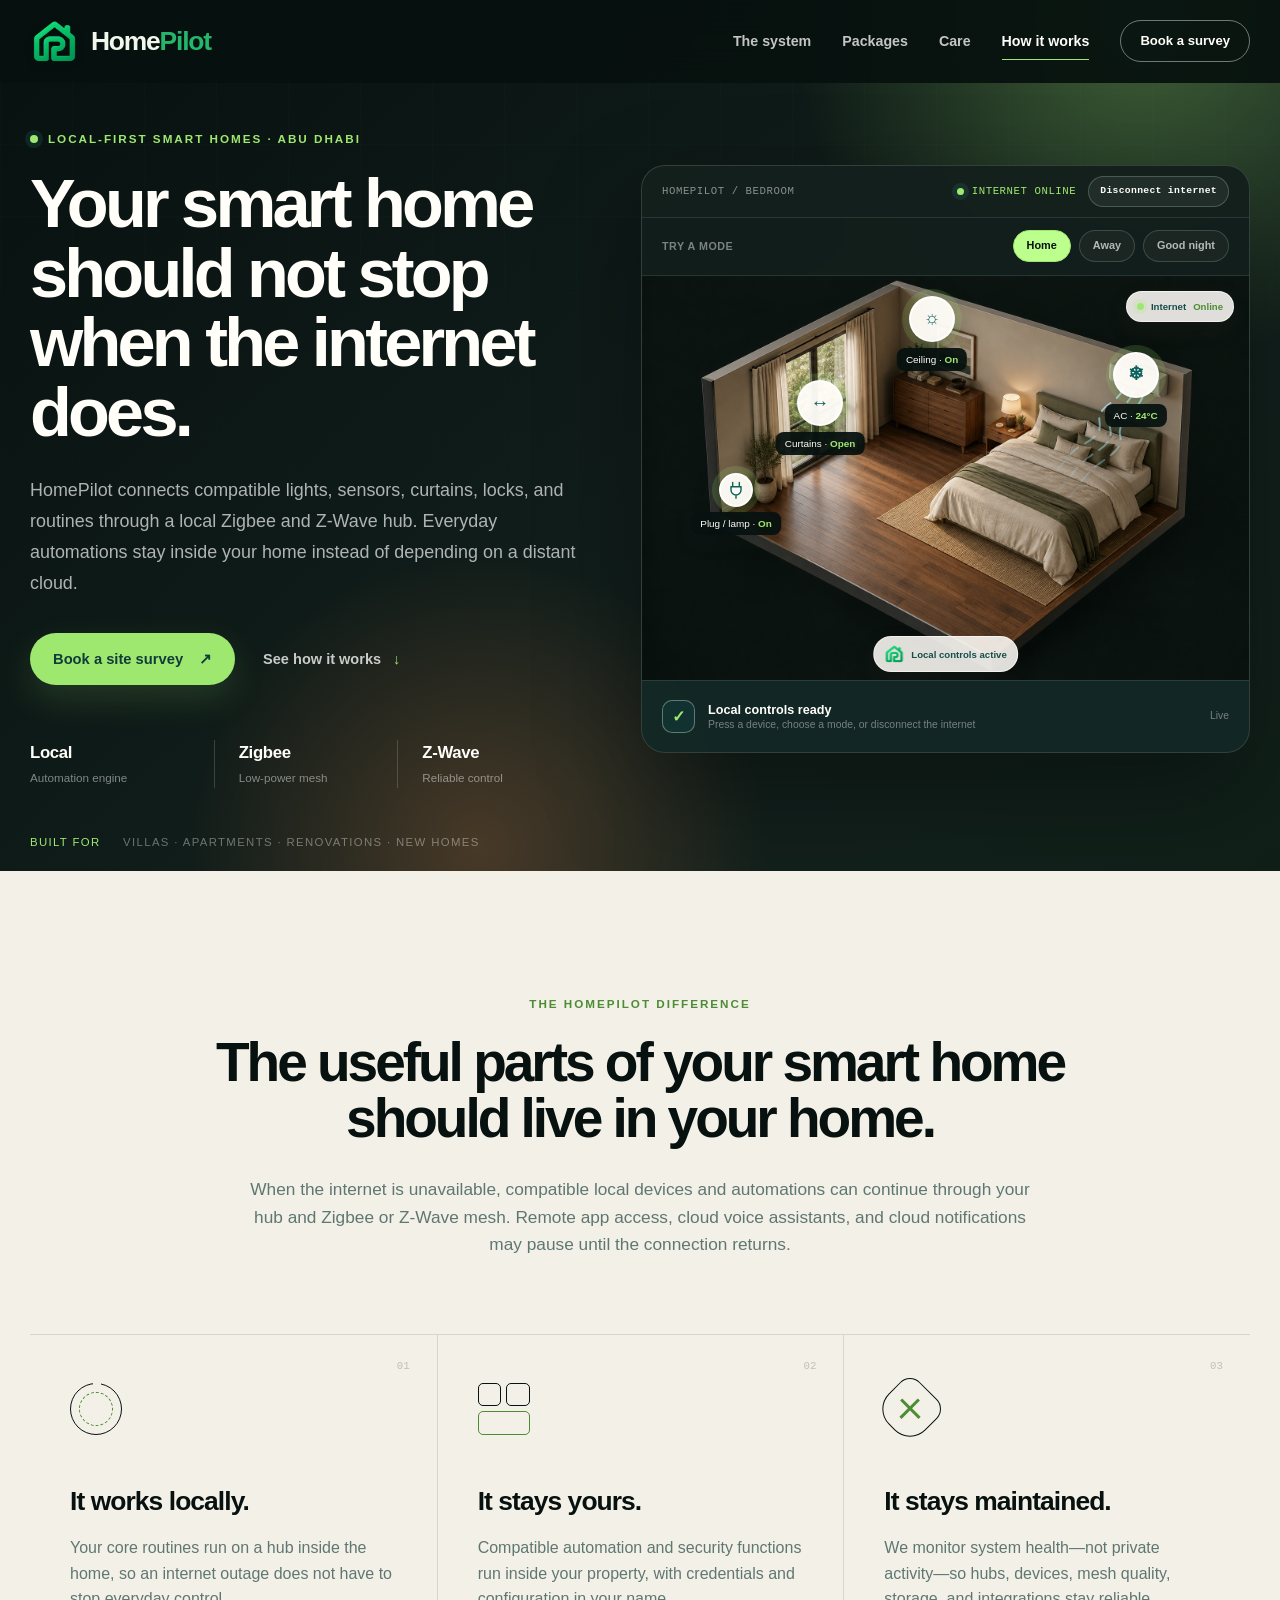
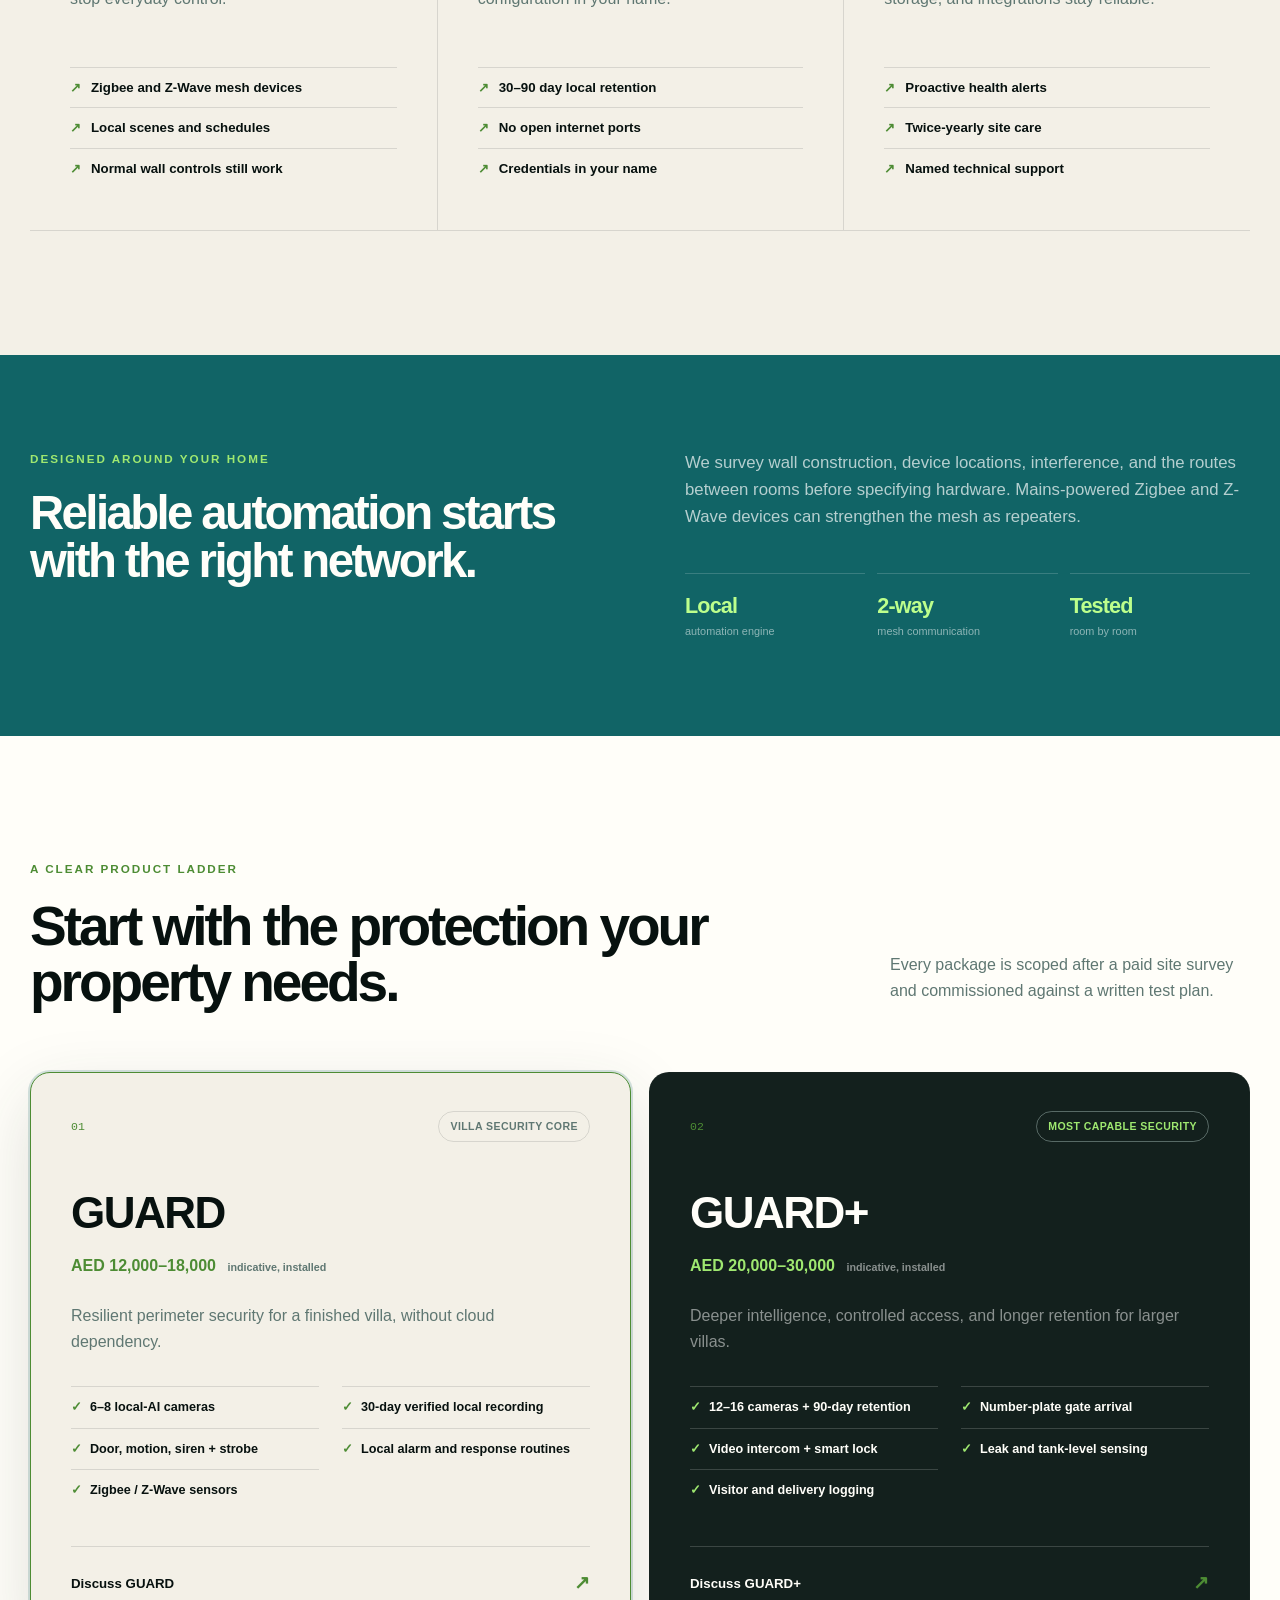
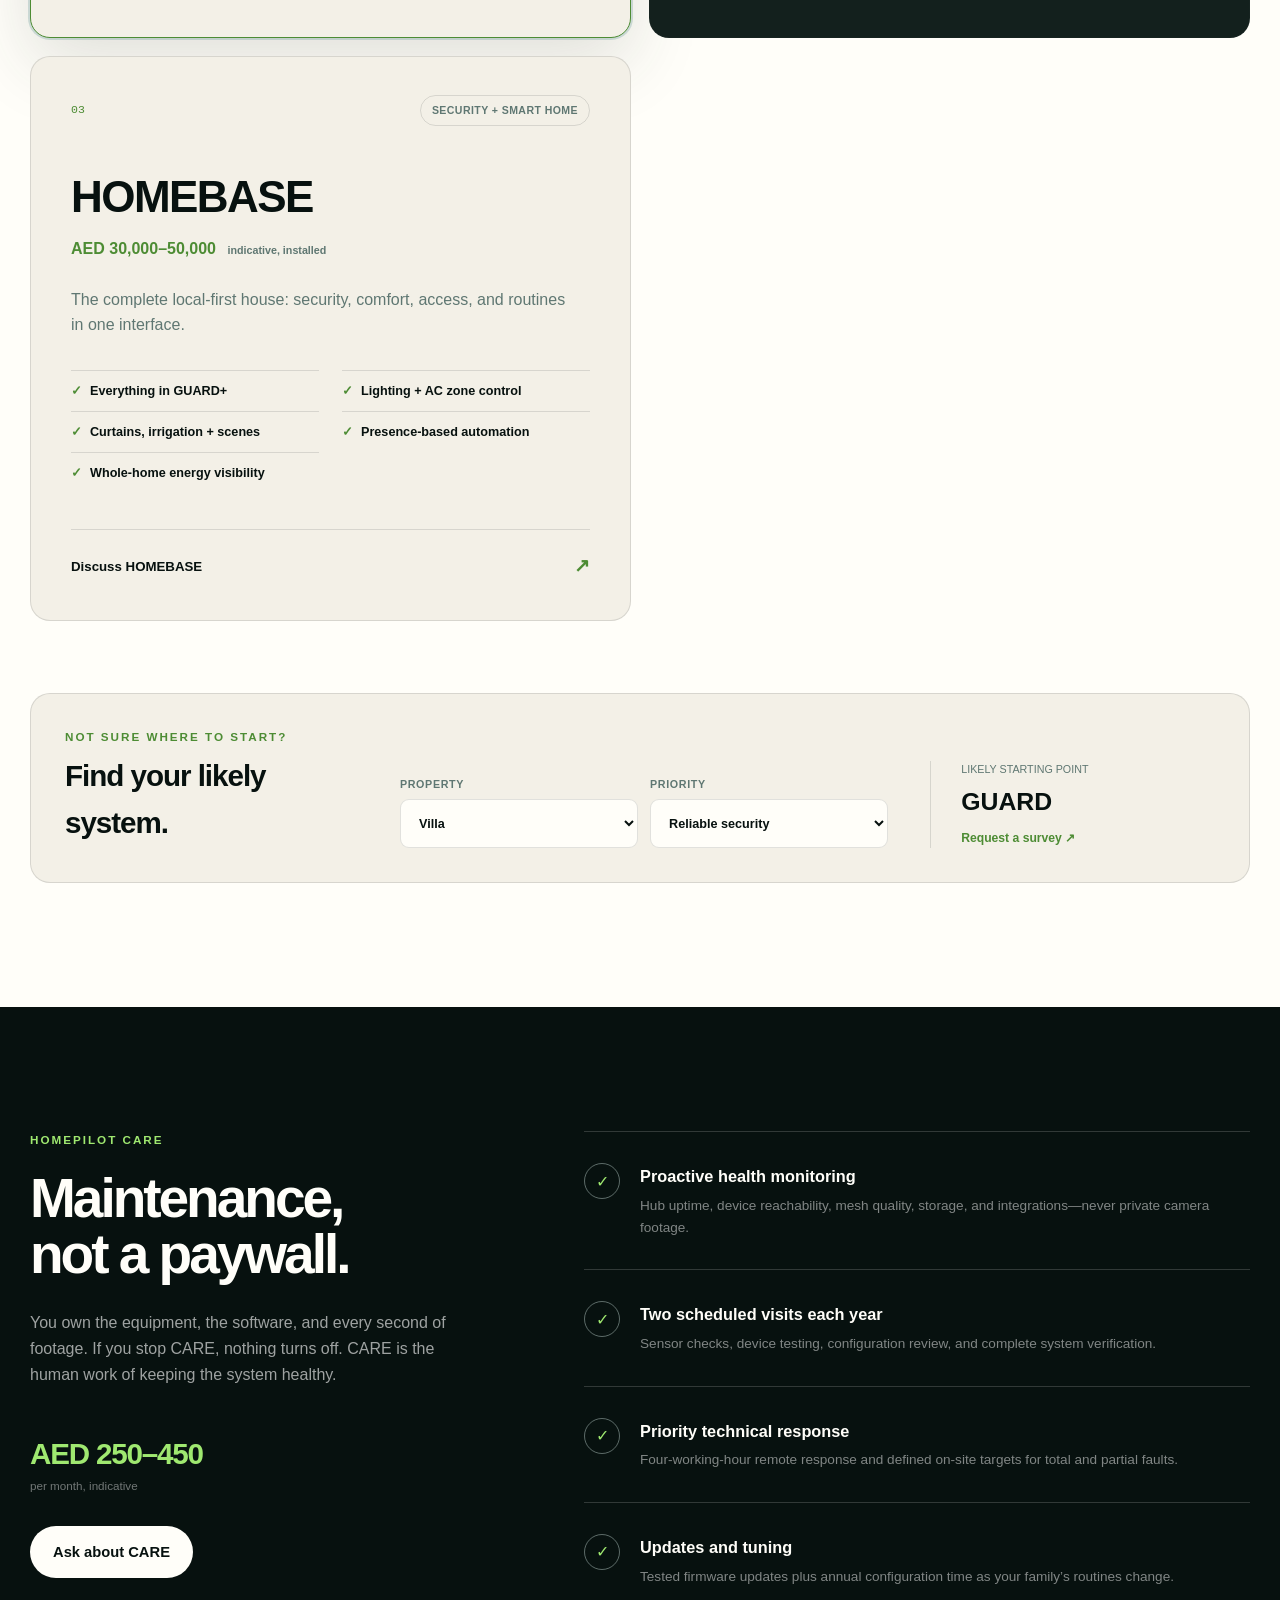
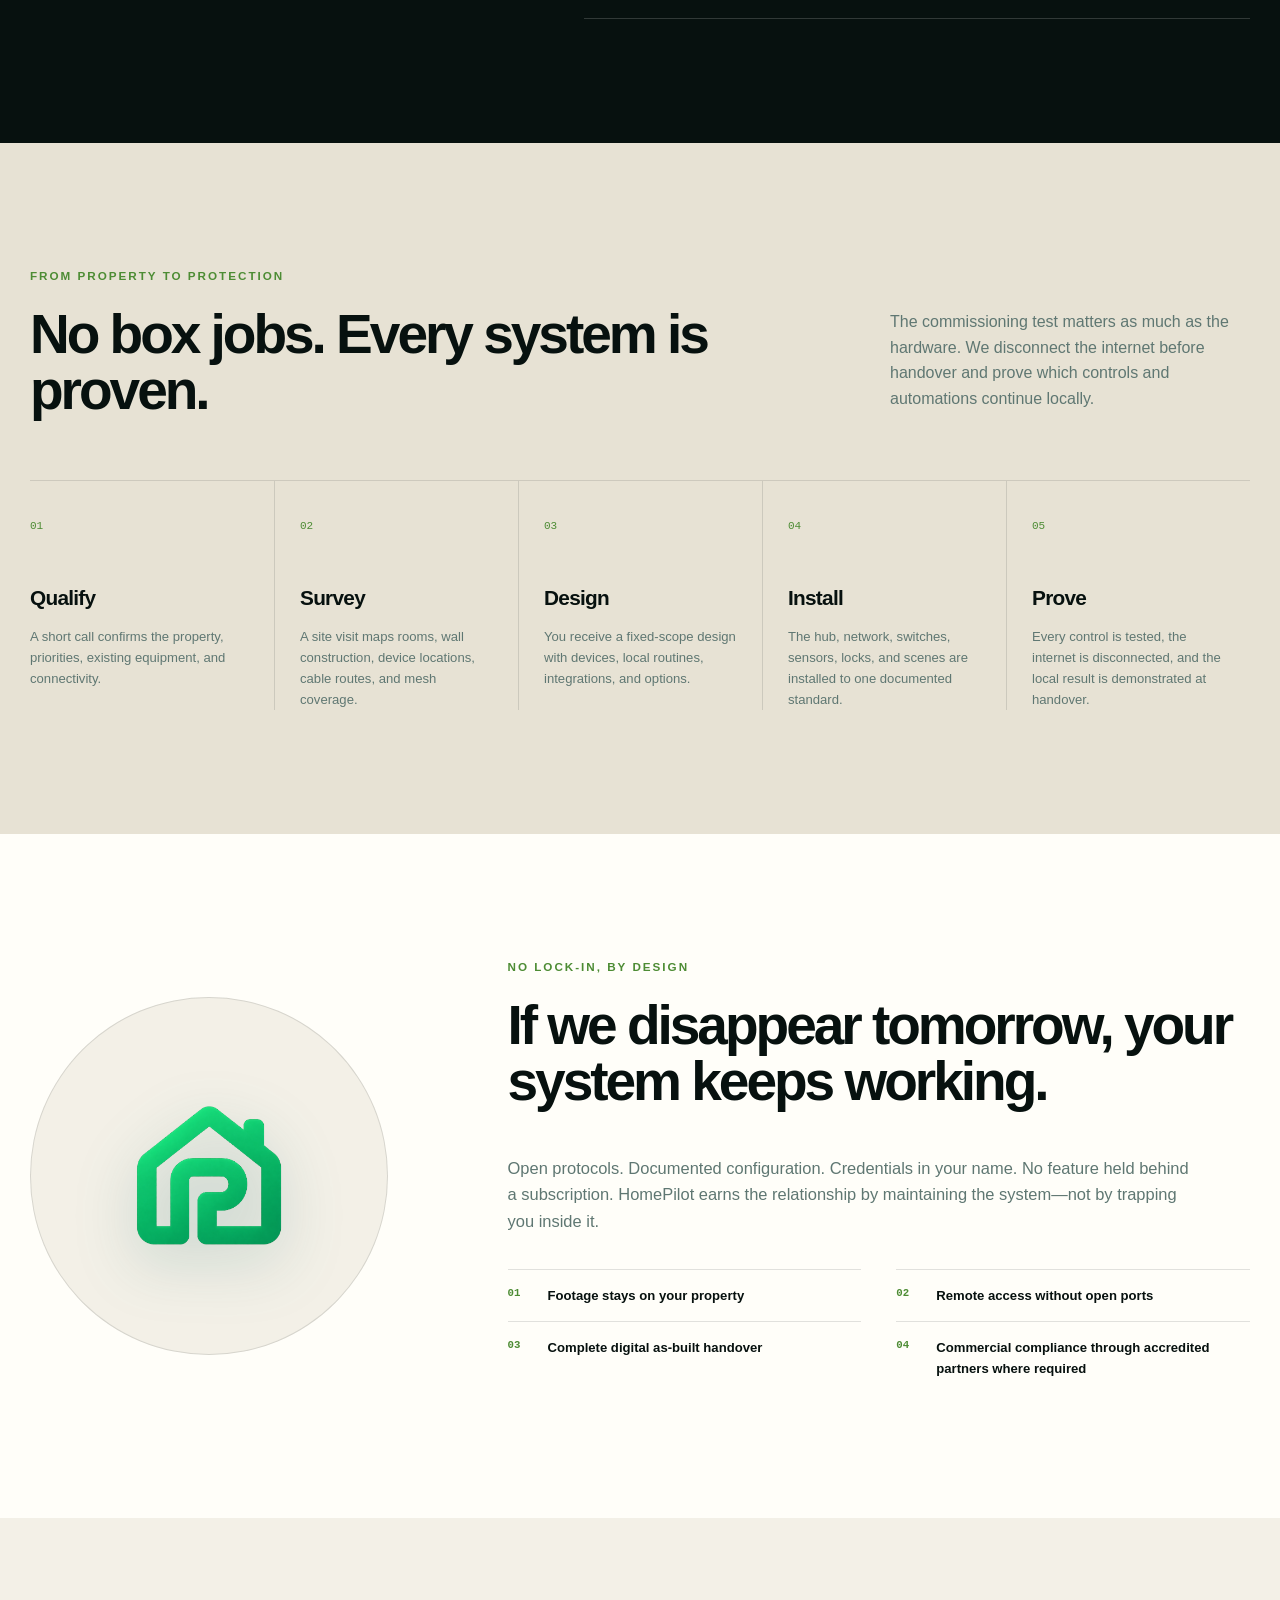
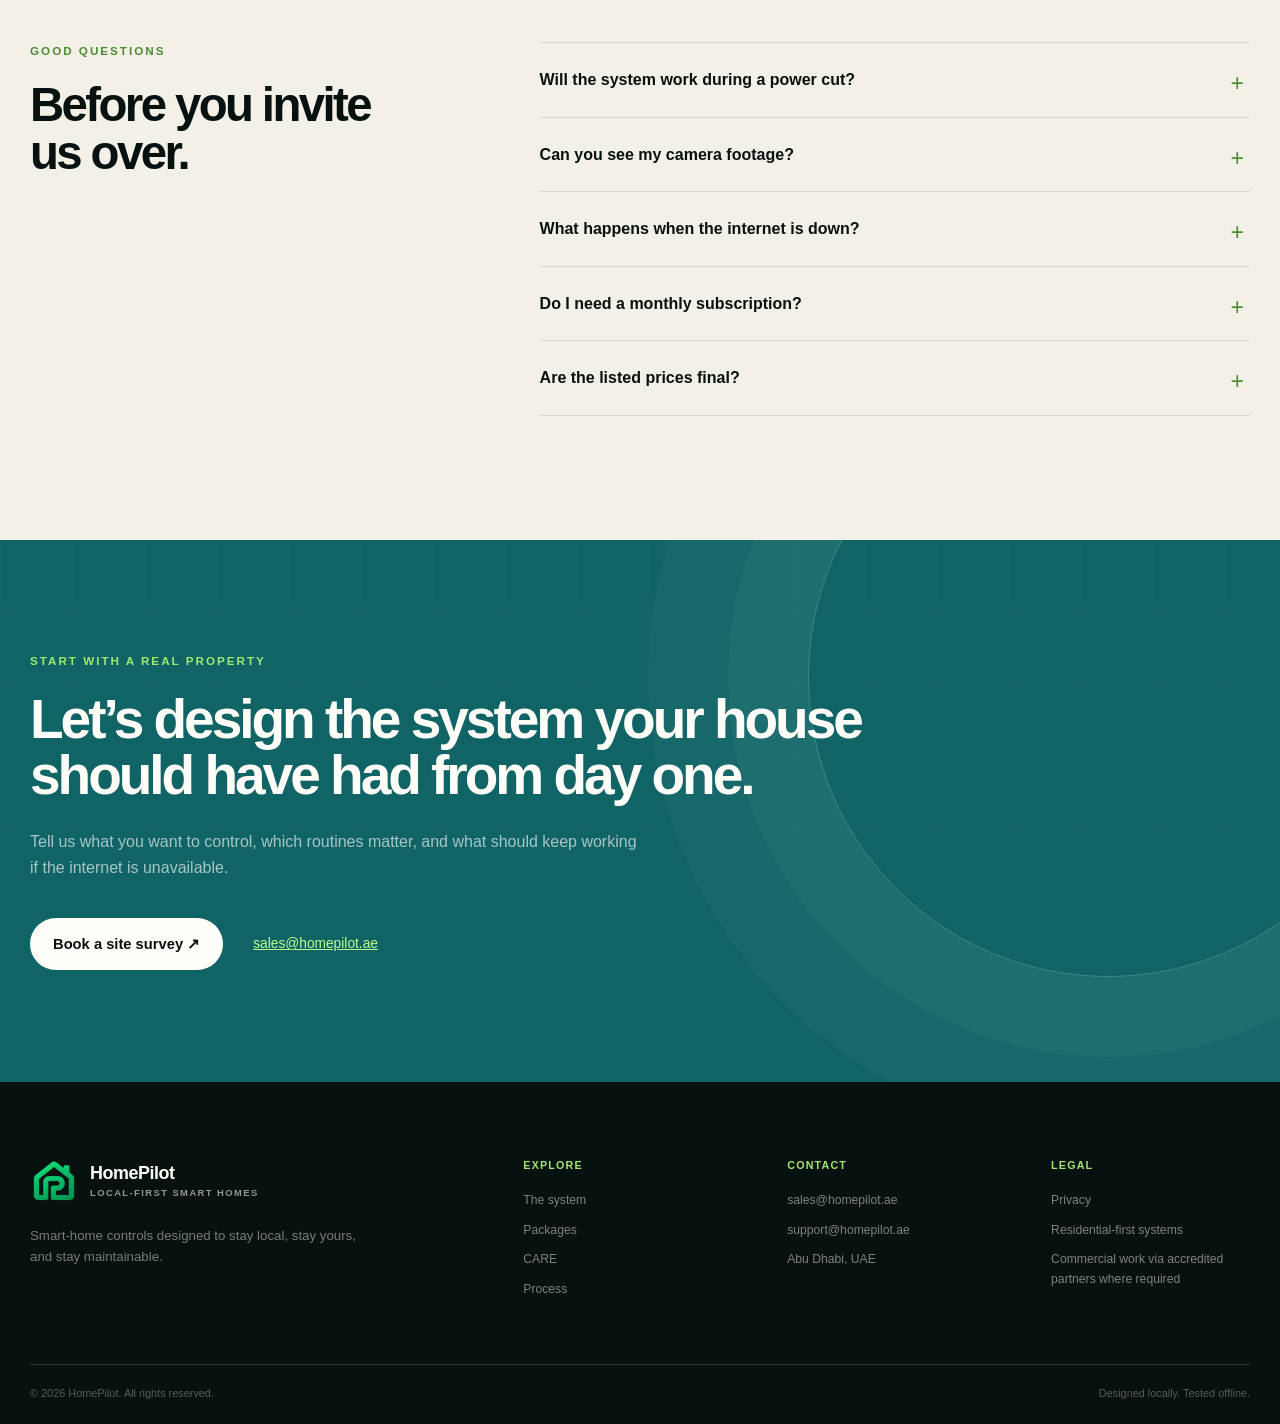
<file: index.html>
<!doctype html>
<html lang="en">
  <head>
    <meta charset="UTF-8" />
    <meta name="viewport" content="width=device-width, initial-scale=1" />
    <meta
      name="description"
      content="HomePilot designs local-first smart homes using Zigbee and Z-Wave, so compatible automations keep working when the internet is unavailable."
    />
    <meta name="theme-color" content="#2c3531" />
    <meta property="og:title" content="HomePilot — Smart homes that work locally" />
    <meta
      property="og:description"
      content="Local-first Zigbee and Z-Wave smart-home systems, designed for UAE homes and owned by you."
    />
    <meta property="og:type" content="website" />
    <meta property="og:url" content="https://homepilot.ae/" />
    <link rel="canonical" href="https://homepilot.ae/" />
    <link rel="icon" href="assets/homepilot-icon-green-preview.png" type="image/png" />
    <link rel="stylesheet" href="styles.css?v=realistic-room-3" />
    <title>HomePilot — Local-first smart homes for the UAE</title>
    <script type="application/ld+json">
      {
        "@context": "https://schema.org",
        "@type": "ProfessionalService",
        "name": "HomePilot",
        "url": "https://homepilot.ae/",
        "email": "sales@homepilot.ae",
        "description": "Local-first Zigbee and Z-Wave smart-home systems for UAE homes.",
        "areaServed": {
          "@type": "Country",
          "name": "United Arab Emirates"
        }
      }
    </script>
    <script src="script.js?v=cutaway-room-preview-2" defer></script>
  </head>
  <body>
    <a class="skip-link" href="#main">Skip to content</a>

    <header class="site-header" data-header>
      <div class="container header-inner">
        <a class="brand" href="#top" aria-label="HomePilot home">
          <img class="header-brand-icon" src="assets/homepilot-icon-green-preview.png" alt="" />
          <span class="header-brand-name">Home<span>Pilot</span></span>
        </a>

        <button
          class="menu-toggle"
          type="button"
          aria-label="Open navigation"
          aria-expanded="false"
          aria-controls="site-nav"
          data-menu-toggle
        >
          <span></span><span></span>
        </button>

        <nav class="site-nav" id="site-nav" aria-label="Primary navigation" data-menu>
          <a href="#system">The system</a>
          <a href="#packages">Packages</a>
          <a href="#care">Care</a>
          <a href="#process">How it works</a>
          <a class="button button-small button-outline" href="mailto:sales@homepilot.ae?subject=HomePilot%20site%20survey">
            Book a survey
          </a>
        </nav>
      </div>
    </header>

    <main id="main">
      <section class="hero" id="top">
        <div class="hero-grid" aria-hidden="true"></div>
        <div class="hero-glow hero-glow-one" aria-hidden="true"></div>
        <div class="hero-glow hero-glow-two" aria-hidden="true"></div>

        <div class="container hero-layout">
          <div class="hero-copy" data-reveal>
            <p class="eyebrow"><span></span> Local-first smart homes · Abu Dhabi</p>
            <h1>Your smart home should not stop when the internet does.</h1>
            <p class="hero-lead">
              HomePilot connects compatible lights, sensors, curtains, locks, and routines through a local Zigbee and
              Z-Wave hub. Everyday automations stay inside your home instead of depending on a distant cloud.
            </p>
            <div class="hero-actions">
              <a class="button button-primary" href="mailto:sales@homepilot.ae?subject=HomePilot%20site%20survey">
                Book a site survey <span aria-hidden="true">↗</span>
              </a>
              <a class="text-link" href="#system">See how it works <span aria-hidden="true">↓</span></a>
            </div>
            <ul class="trust-row" aria-label="System highlights">
              <li><strong>Local</strong><span>Automation engine</span></li>
              <li><strong>Zigbee</strong><span>Low-power mesh</span></li>
              <li><strong>Z-Wave</strong><span>Reliable control</span></li>
            </ul>
          </div>

          <div class="system-visual" data-system-visual data-reveal>
            <div class="visual-topline">
              <span>HomePilot / Bedroom</span>
              <div class="visual-controls">
                <span class="live-indicator" data-system-state><i></i><span data-system-label>Internet online</span></span>
                <button class="demo-toggle" type="button" data-connectivity-toggle aria-pressed="false">Disconnect internet</button>
              </div>
            </div>

            <div class="scene-toolbar" aria-label="Try a home mode">
              <span>Try a mode</span>
              <button class="scene-pill active" type="button" data-scene="home" aria-pressed="true">Home</button>
              <button class="scene-pill" type="button" data-scene="away" aria-pressed="false">Away</button>
              <button class="scene-pill" type="button" data-scene="night" aria-pressed="false">Good night</button>
            </div>

            <div class="property-map">
              <div class="realistic-room">
                <img class="room-photo" src="assets/bedroom-realistic-day.png" alt="Realistic cutaway bedroom with the bed against the right wall, open floor space on the left, window, air conditioner, and bedside lamp." width="1536" height="1024" fetchpriority="high" />
                <img class="room-photo room-curtain-state room-curtain-left" src="assets/bedroom-realistic-rest.png" alt="" aria-hidden="true" width="1536" height="1024" />
                <img class="room-photo room-curtain-state room-curtain-right" src="assets/bedroom-realistic-rest.png" alt="" aria-hidden="true" width="1536" height="1024" />
                <img class="room-photo room-lamp-state" src="assets/bedroom-realistic-rest.png" alt="" aria-hidden="true" width="1536" height="1024" />
                <div class="room-light-shade" aria-hidden="true"></div>
                <svg class="room-cool-air" viewBox="0 0 1536 1024" aria-hidden="true">
                  <defs>
                    <linearGradient id="cool-air-fade" x1="0" y1="0" x2="0" y2="1">
                      <stop offset="0" stop-color="#bdf5ff" stop-opacity=".9" />
                      <stop offset="1" stop-color="#8ee5ff" stop-opacity="0" />
                    </linearGradient>
                  </defs>
                  <g fill="none" stroke="url(#cool-air-fade)" stroke-linecap="round">
                    <path d="M1218 284 C1205 324 1150 326 1158 370 S1110 421 1085 450 S1050 495 1020 530" />
                    <path d="M1243 293 C1230 337 1175 345 1185 388 S1140 444 1110 476 S1075 520 1045 555" />
                    <path d="M1268 302 C1255 345 1200 365 1210 405 S1165 462 1135 493 S1100 540 1070 575" />
                  </g>
                </svg>
              </div>

              <button class="room-hotspot hotspot-light" type="button" data-device="light" aria-label="Toggle ceiling lights" aria-pressed="true">
                <span class="hotspot-icon">☼</span><span class="hotspot-label">Ceiling · <strong data-device-state="light">On</strong></span>
              </button>
              <button class="room-hotspot hotspot-plug" type="button" data-device="plug" aria-label="Toggle smart plug for bedside lamp" aria-pressed="true">
                <span class="hotspot-icon"><svg viewBox="0 0 24 24" aria-hidden="true"><path d="M8 3v5m8-5v5M6 8h12v4a6 6 0 0 1-12 0ZM12 18v4"/></svg></span><span class="hotspot-label">Plug / lamp · <strong data-device-state="plug">On</strong></span>
              </button>
              <button class="room-hotspot hotspot-curtains" type="button" data-device="curtains" aria-label="Toggle bedroom curtains" aria-pressed="true">
                <span class="hotspot-icon">↔</span><span class="hotspot-label">Curtains · <strong data-device-state="curtains">Open</strong></span>
              </button>
              <button class="room-hotspot hotspot-ac" type="button" data-device="ac" aria-label="Toggle bedroom air conditioning" aria-pressed="true">
                <span class="hotspot-icon">❄</span><span class="hotspot-label">AC · <strong data-device-state="ac">24°C</strong></span>
              </button>
              <button class="room-hotspot hotspot-lock" type="button" data-device="lock" aria-label="Toggle bedroom door lock" aria-pressed="true">
                <span class="hotspot-icon"><svg viewBox="0 0 24 24" aria-hidden="true"><rect x="5" y="10" width="14" height="11" rx="3"/><path d="M8 10V7a4 4 0 0 1 8 0v3M12 14v3"/></svg></span><span class="hotspot-label">Door · <strong data-device-state="lock">Locked</strong></span>
              </button>

              <div class="room-hub"><img src="assets/homepilot-icon-green-preview.png" alt="" /><span data-core-state>Local controls active</span></div>
              <div class="room-network"><i></i><span>Internet</span><strong data-network-state>Online</strong></div>
            </div>

            <div class="visual-alert" aria-live="polite">
              <span class="shield-check" aria-hidden="true">✓</span>
              <div><strong data-alert-title>Local controls ready</strong><small data-alert-copy>Press a device, choose a mode, or disconnect the internet</small></div>
              <span class="alert-time" data-alert-time>Live</span>
            </div>
          </div>
        </div>

        <div class="container hero-footnote">
          <p><span>Built for</span> Villas · Apartments · Renovations · New homes</p>
        </div>
      </section>

      <section class="manifesto section" id="system">
        <div class="container narrow" data-reveal>
          <p class="section-label">The HomePilot difference</p>
          <h2>The useful parts of your smart home should live in your home.</h2>
          <p>
            When the internet is unavailable, compatible local devices and automations can continue through your hub and
            Zigbee or Z-Wave mesh. Remote app access, cloud voice assistants, and cloud notifications may pause until the
            connection returns.
          </p>
        </div>

        <div class="container principle-grid">
          <article class="principle-card" data-reveal>
            <span class="card-index">01</span>
            <div class="principle-icon power-icon" aria-hidden="true"><i></i></div>
            <h3>It works locally.</h3>
            <p>Your core routines run on a hub inside the home, so an internet outage does not have to stop everyday control.</p>
            <ul>
              <li>Zigbee and Z-Wave mesh devices</li>
              <li>Local scenes and schedules</li>
              <li>Normal wall controls still work</li>
            </ul>
          </article>

          <article class="principle-card" data-reveal>
            <span class="card-index">02</span>
            <div class="principle-icon local-icon" aria-hidden="true"><i></i><i></i><i></i></div>
            <h3>It stays yours.</h3>
            <p>Compatible automation and security functions run inside your property, with credentials and configuration in your name.</p>
            <ul>
              <li>30–90 day local retention</li>
              <li>No open internet ports</li>
              <li>Credentials in your name</li>
            </ul>
          </article>

          <article class="principle-card" data-reveal>
            <span class="card-index">03</span>
            <div class="principle-icon care-icon" aria-hidden="true"><i></i></div>
            <h3>It stays maintained.</h3>
            <p>We monitor system health—not private activity—so hubs, devices, mesh quality, storage, and integrations stay reliable.</p>
            <ul>
              <li>Proactive health alerts</li>
              <li>Twice-yearly site care</li>
              <li>Named technical support</li>
            </ul>
          </article>
        </div>
      </section>

      <section class="climate-band">
        <div class="container climate-layout">
          <div data-reveal>
            <p class="section-label light">Designed around your home</p>
            <h2>Reliable automation starts with the right network.</h2>
          </div>
          <div class="climate-copy" data-reveal>
            <p>
              We survey wall construction, device locations, interference, and the routes between rooms before specifying
              hardware. Mains-powered Zigbee and Z-Wave devices can strengthen the mesh as repeaters.
            </p>
            <div class="climate-stats">
              <span><strong>Local</strong> automation engine</span>
              <span><strong>2-way</strong> mesh communication</span>
              <span><strong>Tested</strong> room by room</span>
            </div>
          </div>
        </div>
      </section>

      <section class="packages section" id="packages">
        <div class="container section-heading" data-reveal>
          <div>
            <p class="section-label">A clear product ladder</p>
            <h2>Start with the protection your property needs.</h2>
          </div>
          <p>Every package is scoped after a paid site survey and commissioned against a written test plan.</p>
        </div>

        <div class="container package-grid">
          <article class="package-card" data-package="guard" data-reveal>
            <div class="package-head">
              <span class="package-number">01</span>
              <span class="package-tag">Villa security core</span>
            </div>
            <h3>GUARD</h3>
            <p class="package-price">AED 12,000–18,000 <small>indicative, installed</small></p>
            <p class="package-description">Resilient perimeter security for a finished villa, without cloud dependency.</p>
            <ul class="feature-list">
              <li>6–8 local-AI cameras</li>
              <li>30-day verified local recording</li>
              <li>Door, motion, siren + strobe</li>
              <li>Local alarm and response routines</li>
              <li>Zigbee / Z-Wave sensors</li>
            </ul>
            <a href="mailto:sales@homepilot.ae?subject=HomePilot%20GUARD%20survey">Discuss GUARD <span>↗</span></a>
          </article>

          <article class="package-card featured" data-package="guard-plus" data-reveal>
            <div class="package-head">
              <span class="package-number">02</span>
              <span class="package-tag">Most capable security</span>
            </div>
            <h3>GUARD+</h3>
            <p class="package-price">AED 20,000–30,000 <small>indicative, installed</small></p>
            <p class="package-description">Deeper intelligence, controlled access, and longer retention for larger villas.</p>
            <ul class="feature-list">
              <li>12–16 cameras + 90-day retention</li>
              <li>Number-plate gate arrival</li>
              <li>Video intercom + smart lock</li>
              <li>Leak and tank-level sensing</li>
              <li>Visitor and delivery logging</li>
            </ul>
            <a href="mailto:sales@homepilot.ae?subject=HomePilot%20GUARD%2B%20survey">Discuss GUARD+ <span>↗</span></a>
          </article>

          <article class="package-card" data-package="homebase" data-reveal>
            <div class="package-head">
              <span class="package-number">03</span>
              <span class="package-tag">Security + smart home</span>
            </div>
            <h3>HOMEBASE</h3>
            <p class="package-price">AED 30,000–50,000 <small>indicative, installed</small></p>
            <p class="package-description">The complete local-first house: security, comfort, access, and routines in one interface.</p>
            <ul class="feature-list">
              <li>Everything in GUARD+</li>
              <li>Lighting + AC zone control</li>
              <li>Curtains, irrigation + scenes</li>
              <li>Presence-based automation</li>
              <li>Whole-home energy visibility</li>
            </ul>
            <a href="mailto:sales@homepilot.ae?subject=HomePilot%20HOMEBASE%20survey">Discuss HOMEBASE <span>↗</span></a>
          </article>

        </div>

        <div class="container finder" data-reveal>
          <div>
            <p class="section-label">Not sure where to start?</p>
            <h3>Find your likely system.</h3>
          </div>
          <div class="finder-fields">
            <label>
              Property
              <select data-property-select>
                <option value="villa">Villa</option>
                <option value="apartment">Apartment</option>
                <option value="commercial">Small commercial site</option>
              </select>
            </label>
            <label>
              Priority
              <select data-priority-select>
                <option value="security">Reliable security</option>
                <option value="access">Security + access</option>
                <option value="automation">Security + smart home</option>
              </select>
            </label>
          </div>
          <div class="finder-result" aria-live="polite">
            <span>Likely starting point</span>
            <strong data-finder-result>GUARD</strong>
            <a data-finder-link href="mailto:sales@homepilot.ae?subject=HomePilot%20GUARD%20survey">Request a survey ↗</a>
          </div>
        </div>
      </section>

      <section class="care section" id="care">
        <div class="container care-layout">
          <div class="care-copy" data-reveal>
            <p class="section-label light">HomePilot CARE</p>
            <h2>Maintenance,<br />not a paywall.</h2>
            <p>
              You own the equipment, the software, and every second of footage. If you stop CARE, nothing turns off.
              CARE is the human work of keeping the system healthy.
            </p>
            <div class="care-price"><strong>AED 250–450</strong><span>per month, indicative</span></div>
            <a class="button button-light" href="mailto:support@homepilot.ae?subject=HomePilot%20CARE">Ask about CARE</a>
          </div>

          <div class="care-panel" data-reveal>
            <div class="care-item">
              <span class="care-check">✓</span>
              <div><strong>Proactive health monitoring</strong><p>Hub uptime, device reachability, mesh quality, storage, and integrations—never private camera footage.</p></div>
            </div>
            <div class="care-item">
              <span class="care-check">✓</span>
              <div><strong>Two scheduled visits each year</strong><p>Sensor checks, device testing, configuration review, and complete system verification.</p></div>
            </div>
            <div class="care-item">
              <span class="care-check">✓</span>
              <div><strong>Priority technical response</strong><p>Four-working-hour remote response and defined on-site targets for total and partial faults.</p></div>
            </div>
            <div class="care-item">
              <span class="care-check">✓</span>
              <div><strong>Updates and tuning</strong><p>Tested firmware updates plus annual configuration time as your family’s routines change.</p></div>
            </div>
          </div>
        </div>
      </section>

      <section class="process section" id="process">
        <div class="container section-heading" data-reveal>
          <div><p class="section-label">From property to protection</p><h2>No box jobs. Every system is proven.</h2></div>
           <p>The commissioning test matters as much as the hardware. We disconnect the internet before handover and prove which controls and automations continue locally.</p>
        </div>

        <ol class="container process-list">
          <li data-reveal><span>01</span><h3>Qualify</h3><p>A short call confirms the property, priorities, existing equipment, and connectivity.</p></li>
          <li data-reveal><span>02</span><h3>Survey</h3><p>A site visit maps rooms, wall construction, device locations, cable routes, and mesh coverage.</p></li>
          <li data-reveal><span>03</span><h3>Design</h3><p>You receive a fixed-scope design with devices, local routines, integrations, and options.</p></li>
          <li data-reveal><span>04</span><h3>Install</h3><p>The hub, network, switches, sensors, locks, and scenes are installed to one documented standard.</p></li>
          <li data-reveal><span>05</span><h3>Prove</h3><p>Every control is tested, the internet is disconnected, and the local result is demonstrated at handover.</p></li>
        </ol>
      </section>

      <section class="ownership section">
        <div class="container ownership-layout">
          <div class="ownership-mark" aria-hidden="true" data-reveal>
            <img src="assets/homepilot-icon-green-preview.png" alt="" />
          </div>
          <div data-reveal>
            <p class="section-label">No lock-in, by design</p>
            <h2>If we disappear tomorrow, your system keeps working.</h2>
            <p>
              Open protocols. Documented configuration. Credentials in your name. No feature held behind a subscription.
              HomePilot earns the relationship by maintaining the system—not by trapping you inside it.
            </p>
            <ul class="ownership-list">
              <li><span>01</span> Footage stays on your property</li>
              <li><span>02</span> Remote access without open ports</li>
              <li><span>03</span> Complete digital as-built handover</li>
              <li><span>04</span> Commercial compliance through accredited partners where required</li>
            </ul>
          </div>
        </div>
      </section>

      <section class="faq section">
        <div class="container faq-layout">
          <div data-reveal><p class="section-label">Good questions</p><h2>Before you invite us over.</h2></div>
          <div class="accordion" data-accordion>
            <details data-reveal>
              <summary>Will the system work during a power cut?</summary>
              <p>Not unless the hub, router, and relevant devices have backup power. HomePilot’s local-first design is for internet outages; it does not replace an electrical backup system.</p>
            </details>
            <details data-reveal>
              <summary>Can you see my camera footage?</summary>
              <p>Not by default. CARE monitors equipment telemetry such as hub uptime, device reachability, storage health, and mesh quality—not footage. Any temporary support access is explicit and controlled.</p>
            </details>
            <details data-reveal>
              <summary>What happens when the internet is down?</summary>
              <p>Compatible local controls, sensors, schedules, and scenes continue through the hub and Zigbee or Z-Wave mesh. Remote app access, cloud voice control, and cloud notifications may pause until the connection returns.</p>
            </details>
            <details data-reveal>
              <summary>Do I need a monthly subscription?</summary>
              <p>No subscription is required to use your equipment or view your footage. CARE is an optional maintenance plan for monitoring, visits, priority response, updates, and tuning.</p>
            </details>
            <details data-reveal>
              <summary>Are the listed prices final?</summary>
              <p>They are indicative ranges for a defined property envelope. After the site survey, you receive a fixed scope, clear variations, and an itemised design pack before committing.</p>
            </details>
          </div>
        </div>
      </section>

      <section class="cta">
        <div class="cta-grid" aria-hidden="true"></div>
        <div class="container cta-inner" data-reveal>
          <p class="section-label light">Start with a real property</p>
          <h2>Let’s design the system your house should have had from day one.</h2>
          <p>Tell us what you want to control, which routines matter, and what should keep working if the internet is unavailable.</p>
          <div class="cta-actions">
            <a class="button button-light" href="mailto:sales@homepilot.ae?subject=HomePilot%20site%20survey">Book a site survey ↗</a>
            <a href="mailto:sales@homepilot.ae">sales@homepilot.ae</a>
          </div>
        </div>
      </section>
    </main>

    <footer class="site-footer">
      <div class="container footer-grid">
        <div>
          <a class="brand footer-brand" href="#top">
            <img class="brand-icon-image" src="assets/homepilot-icon-green-preview.png" alt="" aria-hidden="true" />
            <span><strong>HomePilot</strong><small>Local-first smart homes</small></span>
          </a>
          <p>Smart-home controls designed to stay local, stay yours, and stay maintainable.</p>
        </div>
        <div class="footer-links">
          <strong>Explore</strong>
          <a href="#system">The system</a><a href="#packages">Packages</a><a href="#care">CARE</a><a href="#process">Process</a>
        </div>
        <div class="footer-links">
          <strong>Contact</strong>
          <a href="mailto:sales@homepilot.ae">sales@homepilot.ae</a>
          <a href="mailto:support@homepilot.ae">support@homepilot.ae</a>
          <span>Abu Dhabi, UAE</span>
        </div>
        <div class="footer-links">
          <strong>Legal</strong>
          <a href="privacy.html">Privacy</a>
          <span>Residential-first systems</span>
          <span>Commercial work via accredited partners where required</span>
        </div>
      </div>
      <div class="container footer-bottom">
        <span>© <span data-year></span> HomePilot. All rights reserved.</span>
        <span>Designed locally. Tested offline.</span>
      </div>
    </footer>
  </body>
</html>
</file>
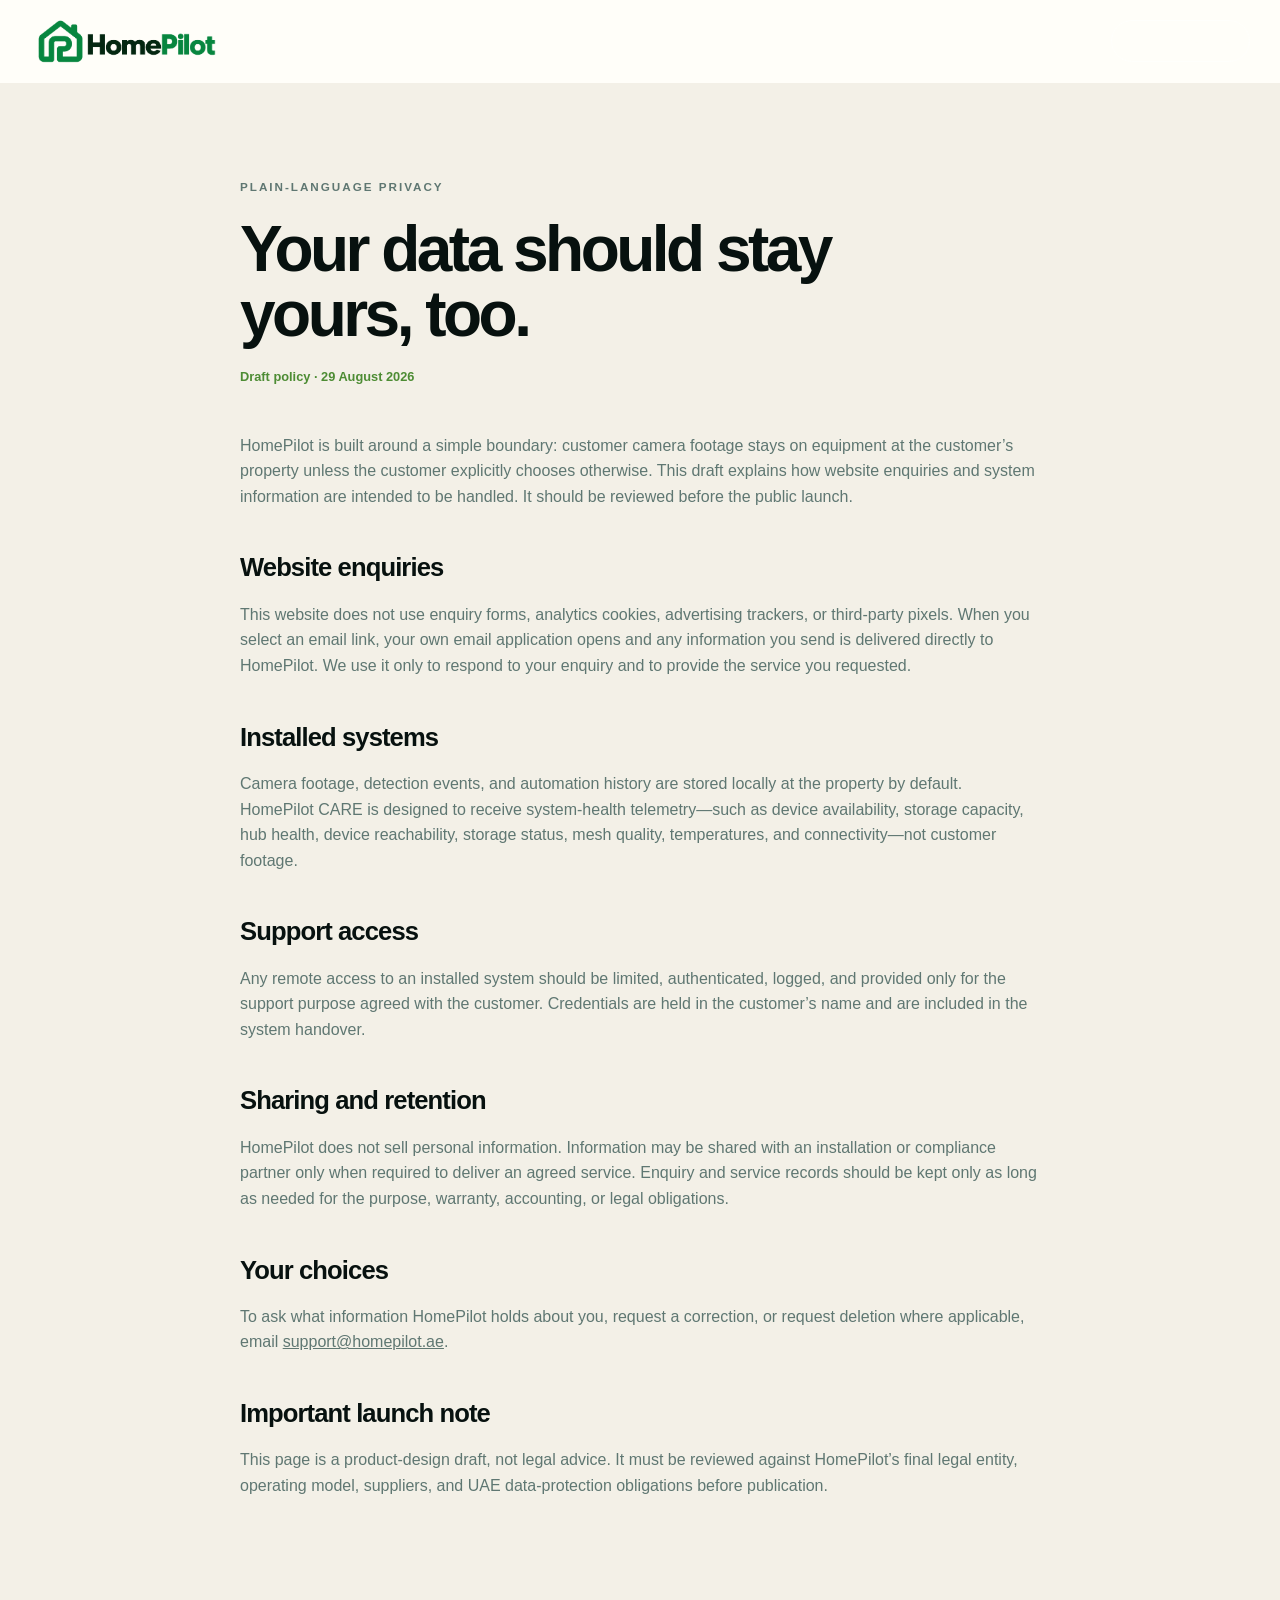
<file: privacy.html>
<!doctype html>
<html lang="en">
  <head>
    <meta charset="UTF-8" />
    <meta name="viewport" content="width=device-width, initial-scale=1" />
    <meta name="description" content="HomePilot privacy statement." />
    <meta name="theme-color" content="#2c3531" />
    <link rel="icon" href="assets/homepilot-icon-green-preview.png" type="image/png" />
    <link rel="stylesheet" href="styles.css?v=teal-interactive-preview-1" />
    <title>Privacy — HomePilot</title>
  </head>
  <body class="legal-page">
    <header class="site-header">
      <div class="container header-inner">
        <a class="brand" href="index.html" aria-label="HomePilot home">
          <img class="brand-wordmark" src="assets/homepilot-wordmark-blue.png" alt="HomePilot" />
        </a>
        <a class="button button-small button-outline" href="index.html">Back to website</a>
      </div>
    </header>

    <main class="container legal-copy">
      <p class="section-label">Plain-language privacy</p>
      <h1>Your data should stay yours, too.</h1>
      <p class="updated">Draft policy · 29 August 2026</p>

      <p>
        HomePilot is built around a simple boundary: customer camera footage stays on equipment at the customer’s
        property unless the customer explicitly chooses otherwise. This draft explains how website enquiries and
        system information are intended to be handled. It should be reviewed before the public launch.
      </p>

      <h2>Website enquiries</h2>
      <p>
        This website does not use enquiry forms, analytics cookies, advertising trackers, or third-party pixels. When
        you select an email link, your own email application opens and any information you send is delivered directly
        to HomePilot. We use it only to respond to your enquiry and to provide the service you requested.
      </p>

      <h2>Installed systems</h2>
      <p>
        Camera footage, detection events, and automation history are stored locally at the property by default.
        HomePilot CARE is designed to receive system-health telemetry—such as device availability, storage capacity,
        hub health, device reachability, storage status, mesh quality, temperatures, and connectivity—not customer footage.
      </p>

      <h2>Support access</h2>
      <p>
        Any remote access to an installed system should be limited, authenticated, logged, and provided only for the
        support purpose agreed with the customer. Credentials are held in the customer’s name and are included in the
        system handover.
      </p>

      <h2>Sharing and retention</h2>
      <p>
        HomePilot does not sell personal information. Information may be shared with an installation or compliance
        partner only when required to deliver an agreed service. Enquiry and service records should be kept only as
        long as needed for the purpose, warranty, accounting, or legal obligations.
      </p>

      <h2>Your choices</h2>
      <p>
        To ask what information HomePilot holds about you, request a correction, or request deletion where applicable,
        email <a href="mailto:support@homepilot.ae">support@homepilot.ae</a>.
      </p>

      <h2>Important launch note</h2>
      <p>
        This page is a product-design draft, not legal advice. It must be reviewed against HomePilot’s final legal
        entity, operating model, suppliers, and UAE data-protection obligations before publication.
      </p>
    </main>
  </body>
</html>
</file>
<file: styles.css>
:root {
  --ink: #07110f;
  --ink-soft: #13201d;
  --paper: #f3f0e7;
  --paper-deep: #e7e2d4;
  --white: #fffef9;
  --line: rgba(44, 53, 49, 0.14);
  --line-light: rgba(255, 255, 255, 0.17);
  --green: #9fe870;
  --green-bright: #bdff8c;
  --green-dark: #4d8c34;
  --sand: #e3b969;
  --orange: #f08a4b;
  --muted: #5f7772;
  --radius: 20px;
  --shadow: 0 24px 70px rgba(44, 53, 49, 0.15);
  --container: 1220px;
}

*,
*::before,
*::after {
  box-sizing: border-box;
}

html {
  scroll-behavior: smooth;
}

body {
  margin: 0;
  color: var(--ink);
  background: var(--paper);
  font-family: Inter, "Segoe UI", Helvetica, Arial, sans-serif;
  font-size: 16px;
  line-height: 1.6;
  text-rendering: optimizeLegibility;
  -webkit-font-smoothing: antialiased;
}

body.menu-open {
  overflow: hidden;
}

a {
  color: inherit;
}

button,
select {
  font: inherit;
}

button,
a {
  -webkit-tap-highlight-color: transparent;
}

img,
svg {
  display: block;
  max-width: 100%;
}

.container {
  width: min(calc(100% - 48px), var(--container));
  margin-inline: auto;
}

.narrow {
  max-width: 940px;
}

.section {
  padding: 124px 0;
}

.skip-link {
  position: fixed;
  z-index: 999;
  top: 12px;
  left: 12px;
  padding: 10px 16px;
  border-radius: 10px;
  color: var(--white);
  background: var(--green);
  transform: translateY(-180%);
  transition: transform 180ms ease;
}

.skip-link:focus {
  transform: translateY(0);
}

.site-header {
  position: fixed;
  z-index: 100;
  top: 0;
  right: 0;
  left: 0;
  color: var(--white);
  background: rgba(7, 17, 15, 0.92);
  box-shadow: none;
  backdrop-filter: blur(18px);
  transition: background-color 220ms ease, border-color 220ms ease, backdrop-filter 220ms ease;
  border-bottom: 1px solid transparent;
}

.site-header.scrolled {
  border-color: rgba(255, 255, 255, 0.12);
  background: rgba(7, 17, 15, 0.97);
  backdrop-filter: blur(16px);
}

.header-inner {
  min-height: 82px;
  display: flex;
  align-items: center;
  justify-content: space-between;
}

.brand {
  display: inline-flex;
  align-items: center;
  gap: 12px;
  color: inherit;
  text-decoration: none;
}

.brand-wordmark {
  width: 194px;
  height: 64px;
  object-fit: contain;
  filter: hue-rotate(-70deg) saturate(0.94) brightness(0.96);
}

.header-brand-icon {
  width: 49px;
  height: 49px;
  object-fit: contain;
  filter: drop-shadow(0 2px 5px rgba(0, 0, 0, .12));
}
.brand .header-brand-name {
  display: block;
  color: #f2f7ed;
  font-size: 1.65rem;
  font-weight: 800;
  letter-spacing: -.045em;
}
.brand .header-brand-name > span {
  display: inline;
  color: #24b66d;
  font: inherit;
}
.room-night-shade {
  opacity: 0;
  transition: opacity 650ms ease;
}
.system-visual.device-light-off.device-curtains-off .room-night-shade { opacity: .32; }
.window-daylight { transition: opacity 650ms ease; }
.system-visual.device-curtains-off .window-daylight { opacity: 0; }
.hotspot-icon svg {
  width: 20px;
  height: 20px;
  fill: none;
  stroke: currentColor;
  stroke-width: 1.7;
  stroke-linecap: round;
}

.brand span {
  display: grid;
  line-height: 1;
}

.brand strong {
  font-size: 1.12rem;
  letter-spacing: -0.025em;
}

.brand small {
  margin-top: 6px;
  color: rgba(255, 255, 255, 0.56);
  font-size: 0.59rem;
  font-weight: 700;
  letter-spacing: 0.15em;
  text-transform: uppercase;
}

.site-nav {
  display: flex;
  align-items: center;
  gap: 31px;
}

.site-nav > a:not(.button) {
  position: relative;
  color: rgba(255, 255, 255, 0.76);
  font-size: 0.89rem;
  font-weight: 600;
  text-decoration: none;
  transition: color 180ms ease;
}

.site-nav > a:not(.button)::after {
  position: absolute;
  right: 0;
  bottom: -8px;
  left: 0;
  height: 1px;
  content: "";
  background: var(--green);
  transform: scaleX(0);
  transform-origin: right;
  transition: transform 180ms ease;
}

.site-nav > a:hover,
.site-nav > a:focus-visible {
  color: var(--white);
}

.site-nav > a:hover::after,
.site-nav > a:focus-visible::after,
.site-nav > a.active::after {
  transform: scaleX(1);
  transform-origin: left;
}

.site-nav > a.active {
  color: var(--white);
}

.menu-toggle {
  display: none;
}

.button {
  min-height: 52px;
  display: inline-flex;
  align-items: center;
  justify-content: center;
  gap: 16px;
  padding: 0 22px;
  border: 1px solid transparent;
  border-radius: 999px;
  font-size: 0.92rem;
  font-weight: 750;
  line-height: 1;
  text-decoration: none;
  transition: transform 180ms ease, background-color 180ms ease, color 180ms ease, border-color 180ms ease;
}

.button:hover {
  transform: translateY(-2px);
}

.button-small {
  min-height: 42px;
  padding-inline: 19px;
  font-size: 0.82rem;
}

.button-outline {
  border-color: rgba(255, 255, 255, 0.42);
  color: var(--white);
}

.button-outline:hover {
  border-color: var(--green);
  color: var(--white);
  background: var(--green);
}

.button-primary {
  color: #103c39;
  background: var(--green);
  box-shadow: 0 14px 34px rgba(159, 232, 112, 0.15);
}

.button-primary:hover {
  color: #0b312f;
  background: var(--green-bright);
}

.button-light {
  color: var(--ink);
  background: var(--white);
}

.button-light:hover {
  background: var(--green-bright);
}

.hero {
  position: relative;
  min-height: 860px;
  overflow: hidden;
  color: var(--white);
  background: linear-gradient(138deg, #07110f 0%, #13201d 65%, #102019 100%);
  isolation: isolate;
}

.hero-grid,
.cta-grid {
  position: absolute;
  inset: 0;
  z-index: -1;
  opacity: 0.34;
  background-image: linear-gradient(rgba(255, 255, 255, 0.042) 1px, transparent 1px),
    linear-gradient(90deg, rgba(255, 255, 255, 0.042) 1px, transparent 1px);
  background-size: 72px 72px;
  mask-image: linear-gradient(to bottom, black 0%, transparent 80%);
}

.hero-glow {
  position: absolute;
  z-index: -1;
  border-radius: 50%;
  filter: blur(1px);
  pointer-events: none;
}

.hero-glow-one {
  top: -360px;
  right: -240px;
  width: 760px;
  height: 760px;
  opacity: 0.46;
  background: radial-gradient(circle, rgba(159, 232, 112, 0.7), transparent 65%);
}

.hero-glow-two {
  bottom: -300px;
  left: 12%;
  width: 650px;
  height: 650px;
  opacity: 0.24;
  background: radial-gradient(circle, var(--orange), transparent 64%);
}

.hero-layout {
  min-height: 790px;
  display: grid;
  grid-template-columns: minmax(0, 0.95fr) minmax(540px, 1.05fr);
  align-items: center;
  gap: 60px;
  padding-top: 90px;
}

.eyebrow,
.section-label {
  margin: 0 0 20px;
  color: var(--green-dark);
  font-size: 0.73rem;
  font-weight: 800;
  letter-spacing: 0.17em;
  text-transform: uppercase;
}

.eyebrow {
  display: flex;
  align-items: center;
  gap: 10px;
  color: var(--green);
}

.eyebrow span {
  width: 8px;
  height: 8px;
  border-radius: 50%;
  background: var(--green);
  box-shadow: 0 0 0 5px rgba(47, 143, 131, 0.16);
}

.section-label.light {
  color: var(--green);
}

h1,
h2,
h3,
p {
  margin-top: 0;
}

h1,
h2 {
  font-weight: 620;
  letter-spacing: -0.055em;
  line-height: 1.02;
}

h1 {
  max-width: 690px;
  margin-bottom: 27px;
  font-size: clamp(3.35rem, 5.35vw, 5.6rem);
}

h2 {
  font-size: clamp(2.5rem, 4.3vw, 4.5rem);
}

h3 {
  letter-spacing: -0.035em;
}

.hero-lead {
  max-width: 610px;
  margin-bottom: 35px;
  color: rgba(255, 255, 255, 0.67);
  font-size: clamp(1.04rem, 1.4vw, 1.19rem);
  line-height: 1.72;
}

.hero-actions {
  display: flex;
  align-items: center;
  gap: 28px;
}

.text-link {
  display: inline-flex;
  gap: 12px;
  align-items: center;
  color: rgba(255, 255, 255, 0.77);
  font-size: 0.91rem;
  font-weight: 700;
  text-decoration: none;
}

.text-link span {
  color: var(--green);
}

.trust-row {
  display: grid;
  grid-template-columns: repeat(3, 1fr);
  gap: 0;
  margin: 55px 0 0;
  padding: 0;
  list-style: none;
}

.trust-row li {
  display: grid;
  padding: 0 24px;
  border-left: 1px solid var(--line-light);
}

.trust-row li:first-child {
  padding-left: 0;
  border-left: 0;
}

.trust-row strong {
  font-size: 1.05rem;
  letter-spacing: -0.02em;
}

.trust-row span {
  margin-top: 2px;
  color: rgba(255, 255, 255, 0.47);
  font-size: 0.73rem;
}

.system-visual {
  overflow: hidden;
  border: 1px solid rgba(255, 255, 255, 0.14);
  border-radius: 24px;
  background: rgba(19, 32, 29, 0.96);
  box-shadow: 0 40px 100px rgba(0, 0, 0, 0.36);
  backdrop-filter: blur(14px);
  transform: perspective(1200px) rotateY(-2.5deg) rotateX(1deg);
}

.visual-topline {
  min-height: 52px;
  display: flex;
  align-items: center;
  justify-content: space-between;
  padding: 0 20px;
  border-bottom: 1px solid rgba(255, 255, 255, 0.1);
  color: rgba(255, 255, 255, 0.5);
  font-family: Consolas, "SFMono-Regular", monospace;
  font-size: 0.67rem;
  letter-spacing: 0.05em;
  text-transform: uppercase;
}

.live-indicator {
  display: inline-flex;
  align-items: center;
  gap: 8px;
  color: var(--green);
}

.visual-controls {
  display: flex;
  align-items: center;
  gap: 12px;
}

.scene-toolbar {
  min-height: 58px;
  display: flex;
  align-items: center;
  gap: 8px;
  padding: 10px 20px;
  border-bottom: 1px solid rgba(255, 255, 255, 0.1);
  background: rgba(12, 25, 22, 0.18);
}

.scene-toolbar > span {
  margin-right: auto;
  color: rgba(255, 255, 255, 0.45);
  font-size: 0.67rem;
  font-weight: 700;
  letter-spacing: 0.05em;
  text-transform: uppercase;
}

.scene-pill {
  min-height: 32px;
  padding: 0 13px;
  border: 1px solid rgba(209, 232, 226, 0.18);
  border-radius: 999px;
  color: rgba(255, 255, 255, 0.68);
  background: rgba(255, 255, 255, 0.04);
  font: inherit;
  font-size: 0.68rem;
  font-weight: 720;
  cursor: pointer;
  transition: color 180ms ease, border-color 180ms ease, background-color 180ms ease, transform 180ms ease;
}

.scene-pill:hover,
.scene-pill:focus-visible {
  border-color: var(--green-bright);
  color: var(--white);
  transform: translateY(-1px);
}

.scene-pill.active {
  border-color: var(--green);
  color: var(--ink);
  background: var(--green-bright);
}

.scene-pill:focus-visible {
  outline: 2px solid var(--green-bright);
  outline-offset: 2px;
}

.demo-toggle {
  min-height: 31px;
  padding: 0 11px;
  border: 1px solid rgba(209, 232, 226, 0.24);
  border-radius: 999px;
  color: var(--white);
  background: rgba(255, 255, 255, 0.06);
  font-size: 0.61rem;
  font-weight: 760;
  letter-spacing: 0.03em;
  cursor: pointer;
  transition: transform 180ms ease, border-color 180ms ease, background-color 180ms ease;
}

.demo-toggle:hover,
.demo-toggle:focus-visible {
  border-color: var(--green-bright);
  background: rgba(209, 232, 226, 0.12);
  transform: translateY(-1px);
}

.demo-toggle:focus-visible {
  outline: 2px solid var(--green-bright);
  outline-offset: 2px;
}

.live-indicator i {
  width: 7px;
  height: 7px;
  border-radius: 50%;
  background: var(--green);
  box-shadow: 0 0 0 5px rgba(47, 143, 131, 0.16);
}

.property-map {
  position: relative;
  min-height: 0;
  aspect-ratio: 720 / 520;
  overflow: hidden;
  background: linear-gradient(180deg, rgba(255, 242, 220, 0.08), rgba(4, 41, 39, 0.16));
}

.bedroom-scene {
  position: absolute;
  inset: 0;
  width: 100%;
  height: 100%;
  filter: saturate(1.08) contrast(1.02);
}

.scene-curtains,
.scene-ac,
.lamp-aura,
.ac-led {
  transition: opacity 400ms ease, transform 500ms cubic-bezier(0.2, 0.8, 0.2, 1);
  transform-box: fill-box;
  transform-origin: center;
}

.system-visual.device-plug-off .lamp-aura {
  opacity: 0;
  transform: scale(0.45);
}

.system-visual.device-plug-off .scene-nightstand path:last-child {
  fill: #c7c2b5;
}

.curtain-left, .curtain-right {
  transition: transform 650ms ease;
}
.curtain-left { transform: translateX(-54px); }
.curtain-right { transform: translateX(54px); }
.system-visual.device-curtains-off .curtain-left,
.system-visual.device-curtains-off .curtain-right { transform: translateX(0); }
.ac-breeze { transition: opacity 250ms ease; }
.system-visual.device-ac-off .ac-breeze { opacity: 0; }

.system-visual.device-ac-off .scene-ac {
  opacity: 0.72;
}

.system-visual.device-ac-off .ac-led {
  fill: #7d8f8b;
}

.system-visual.device-lock-off .door-lock {
  fill: #ff9b74;
}

.room-hotspot {
  position: absolute;
  z-index: 4;
  width: 46px;
  height: 46px;
  display: grid;
  place-items: center;
  padding: 0;
  border: 2px solid rgba(255, 255, 255, 0.9);
  border-radius: 50%;
  color: #0d625d;
  background: rgba(255, 253, 248, 0.96);
  box-shadow: 0 10px 28px rgba(28, 42, 38, 0.3), 0 0 0 7px rgba(159, 232, 112, 0.16);
  cursor: pointer;
  transition: transform 180ms ease, background-color 180ms ease, box-shadow 180ms ease, opacity 180ms ease;
}

.room-hotspot:hover,
.room-hotspot:focus-visible {
  z-index: 7;
  transform: translateY(-3px) scale(1.06);
  background: var(--green-bright);
  box-shadow: 0 14px 30px rgba(28, 42, 38, 0.34), 0 0 0 9px rgba(159, 232, 112, 0.23);
}

.room-hotspot:focus-visible {
  outline: 3px solid var(--sand);
  outline-offset: 3px;
}

.room-hotspot.is-off {
  color: #6f7f7a;
  background: rgba(230, 232, 225, 0.96);
  box-shadow: 0 10px 24px rgba(28, 42, 38, 0.24), 0 0 0 7px rgba(255, 155, 116, 0.14);
}

.hotspot-icon {
  font-size: 1.18rem;
  font-weight: 850;
  line-height: 1;
}

.hotspot-label {
  position: absolute;
  top: calc(100% + 8px);
  left: 50%;
  width: max-content;
  max-width: 145px;
  padding: 6px 9px;
  border-radius: 8px;
  color: var(--white);
  background: rgba(7, 17, 15, 0.94);
  box-shadow: 0 7px 18px rgba(20, 35, 31, 0.22);
  font-size: 0.62rem;
  line-height: 1.15;
  transform: translateX(-50%);
  white-space: nowrap;
}

.hotspot-label strong {
  color: var(--green);
}

.hotspot-light { top: 6%; left: 42%; }
.hotspot-plug { top: calc(56.2% - 17px); left: calc(32.15% - 17px); width: 34px; height: 34px; }
.hotspot-plug .hotspot-label { top: calc(100% + 7px); }
.hotspot-curtains { top: 33%; right: auto; left: 16%; }
.hotspot-ac { top: 21%; left: 69%; }
.hotspot-lock { top: 53%; left: 78%; }

.room-hub,
.room-network {
  position: absolute;
  z-index: 3;
  display: flex;
  align-items: center;
  gap: 7px;
  padding: 7px 10px;
  border: 1px solid rgba(255, 255, 255, 0.62);
  border-radius: 999px;
  color: #174d49;
  background: rgba(255, 253, 248, 0.87);
  box-shadow: 0 8px 20px rgba(46, 39, 35, 0.17);
  font-size: 0.6rem;
  font-weight: 750;
}

.room-hub {
  right: 50%;
  bottom: 16px;
  transform: translateX(50%);
}

.room-hub img {
  width: 20px;
  height: 20px;
}

.room-network {
  top: 15px;
  right: 15px;
}

.room-network i {
  width: 7px;
  height: 7px;
  border-radius: 50%;
  background: var(--green);
  box-shadow: 0 0 0 4px rgba(159, 232, 112, 0.18);
}

.room-network strong {
  color: var(--green-dark);
}

.system-visual.internet-offline .room-network i {
  background: var(--orange);
  box-shadow: 0 0 0 4px rgba(255, 155, 116, 0.2);
}

.system-visual.internet-offline .room-network strong {
  color: #c5523c;
}

.map-grid {
  position: absolute;
  inset: 0;
  opacity: 0.25;
  background-image: radial-gradient(rgba(255, 255, 255, 0.17) 1px, transparent 1px);
  background-size: 19px 19px;
  mask-image: radial-gradient(circle, black 0%, transparent 80%);
}

.map-lines {
  position: absolute;
  inset: 5px 0 0;
  width: 100%;
  height: 100%;
}

.map-lines path {
  fill: none;
  stroke: rgba(209, 232, 226, 0.34);
  stroke-dasharray: 5 6;
  stroke-width: 1.5;
}

.map-node {
  position: absolute;
  display: grid;
  min-width: 112px;
  justify-items: center;
  padding: 14px 12px 12px;
  border: 1px solid rgba(255, 255, 255, 0.12);
  border-radius: 13px;
  background: rgba(35, 49, 45, 0.94);
  box-shadow: 0 14px 25px rgba(0, 0, 0, 0.2);
  color: var(--white);
  font: inherit;
  transition: transform 180ms ease, border-color 180ms ease, background-color 180ms ease, opacity 180ms ease;
}

button.map-node {
  cursor: pointer;
}

button.map-node:hover,
button.map-node:focus-visible {
  z-index: 2;
  border-color: rgba(209, 232, 226, 0.58);
  transform: translateY(-3px);
}

button.map-node:focus-visible {
  outline: 2px solid var(--green-bright);
  outline-offset: 3px;
}

.map-node.is-off {
  border-color: rgba(255, 255, 255, 0.08);
  background: rgba(28, 39, 36, 0.86);
  opacity: 0.62;
}

.map-node.is-off svg path {
  stroke: rgba(255, 255, 255, 0.38);
}

.map-node svg {
  width: 34px;
  margin-bottom: 6px;
}

.map-node svg path {
  fill: none;
  stroke: var(--green);
  stroke-width: 1.5;
  stroke-linecap: round;
  stroke-linejoin: round;
}

.map-node span:not(.node-pulse) {
  color: rgba(255, 255, 255, 0.4);
  font-size: 0.59rem;
  text-transform: uppercase;
}

.map-node strong {
  margin-top: 1px;
  font-size: 0.69rem;
  font-weight: 650;
}

.node-light { top: 34px; left: 24px; }
.node-curtains { top: 35px; right: 25px; }
.node-lock { bottom: 28px; left: 28px; }
.node-network { right: 30px; bottom: 29px; }

.node-core {
  top: 50%;
  left: 50%;
  min-width: 158px;
  padding-block: 20px 17px;
  border-color: rgba(209, 232, 226, 0.42);
  transform: translate(-50%, -50%);
}

.node-core svg {
  width: 50px;
}

.core-logo {
  width: 54px;
  height: 54px;
  margin-bottom: 7px;
  object-fit: contain;
}

.node-pulse {
  position: absolute;
  z-index: -1;
  top: 50%;
  left: 50%;
  width: 118px;
  height: 118px;
  border: 1px solid rgba(209, 232, 226, 0.24);
  border-radius: 50%;
  transform: translate(-50%, -50%);
  animation: pulse 3s ease-out infinite;
}

.status-warn {
  color: var(--orange);
}

.system-visual.internet-offline .live-indicator {
  color: var(--orange);
}

.system-visual.internet-offline .live-indicator i {
  background: var(--orange);
  box-shadow: 0 0 0 5px rgba(255, 203, 154, 0.15);
}

.system-visual.internet-offline .demo-toggle {
  border-color: rgba(255, 203, 154, 0.5);
  color: var(--ink);
  background: var(--orange);
}

.system-visual.internet-offline .node-network {
  border-color: rgba(255, 203, 154, 0.44);
}

.system-visual.internet-offline .visual-alert {
  background: rgba(17, 100, 102, 0.25);
}

.visual-alert {
  min-height: 72px;
  display: grid;
  grid-template-columns: auto 1fr auto;
  align-items: center;
  gap: 13px;
  padding: 0 20px;
  border-top: 1px solid rgba(255, 255, 255, 0.1);
  background: rgba(17, 100, 102, 0.12);
}

.shield-check {
  width: 33px;
  height: 33px;
  display: grid;
  place-items: center;
  border: 1px solid rgba(209, 232, 226, 0.4);
  border-radius: 10px;
  color: var(--green);
  background: rgba(17, 100, 102, 0.18);
  font-weight: 800;
}

.visual-alert div {
  display: grid;
  line-height: 1.3;
}

.visual-alert strong {
  font-size: 0.79rem;
}

.visual-alert small,
.alert-time {
  color: rgba(255, 255, 255, 0.42);
  font-size: 0.65rem;
}

.hero-footnote {
  position: absolute;
  right: 0;
  bottom: 26px;
  left: 0;
  color: rgba(255, 255, 255, 0.38);
  font-size: 0.71rem;
  letter-spacing: 0.12em;
  text-transform: uppercase;
}

.hero-footnote p {
  margin: 0;
}

.hero-footnote span {
  margin-right: 18px;
  color: var(--green);
}

.manifesto .narrow {
  margin-bottom: 75px;
  text-align: center;
}

.manifesto h2 {
  margin-bottom: 30px;
}

.manifesto .narrow > p:last-child {
  max-width: 790px;
  margin: 0 auto;
  color: var(--muted);
  font-size: 1.08rem;
}

.principle-grid {
  display: grid;
  grid-template-columns: repeat(3, 1fr);
  border-top: 1px solid var(--line);
  border-bottom: 1px solid var(--line);
}

.principle-card {
  position: relative;
  padding: 48px 40px 42px;
  border-left: 1px solid var(--line);
}

.principle-card:first-child {
  border-left: 0;
}

.card-index {
  position: absolute;
  top: 23px;
  right: 27px;
  color: rgba(44, 53, 49, 0.25);
  font-family: Consolas, monospace;
  font-size: 0.67rem;
}

.principle-icon {
  position: relative;
  width: 52px;
  height: 52px;
  margin-bottom: 45px;
}

.power-icon {
  border: 1.5px solid var(--ink);
  border-radius: 50%;
}

.power-icon::before {
  position: absolute;
  top: -5px;
  left: 22px;
  width: 7px;
  height: 30px;
  content: "";
  border: 4px solid var(--paper);
  background: var(--ink);
}

.power-icon i {
  position: absolute;
  inset: 8px;
  border: 1px dashed var(--green-dark);
  border-radius: 50%;
}

.local-icon {
  display: grid;
  grid-template-columns: repeat(2, 1fr);
  gap: 5px;
}

.local-icon i {
  border: 1.5px solid var(--ink);
  border-radius: 5px;
}

.local-icon i:last-child {
  grid-column: span 2;
  border-color: var(--green-dark);
}

.care-icon {
  border: 1.5px solid var(--ink);
  border-radius: 14px 14px 22px 22px;
  transform: rotate(45deg);
}

.care-icon::before,
.care-icon::after {
  position: absolute;
  content: "";
  background: var(--green-dark);
}

.care-icon::before { top: 23px; left: 12px; width: 26px; height: 3px; }
.care-icon::after { top: 12px; left: 23px; width: 3px; height: 26px; }

.principle-card h3 {
  margin-bottom: 13px;
  font-size: 1.65rem;
}

.principle-card p {
  min-height: 104px;
  margin-bottom: 28px;
  color: var(--muted);
}

.principle-card ul,
.feature-list,
.ownership-list {
  margin: 0;
  padding: 0;
  list-style: none;
}

.principle-card li {
  padding: 9px 0;
  border-top: 1px solid var(--line);
  font-size: 0.83rem;
  font-weight: 650;
}

.principle-card li::before {
  margin-right: 10px;
  color: var(--green-dark);
  content: "↗";
}

.climate-band {
  padding: 95px 0;
  color: var(--white);
  background: #116466;
}

.climate-layout {
  display: grid;
  grid-template-columns: 1fr 1fr;
  gap: 90px;
}

.climate-layout h2 {
  max-width: 570px;
  margin-bottom: 0;
  font-size: clamp(2.4rem, 3.7vw, 3.8rem);
}

.climate-copy > p {
  margin-bottom: 42px;
  color: rgba(255, 255, 255, 0.69);
  font-size: 1.05rem;
}

.climate-stats {
  display: grid;
  grid-template-columns: repeat(3, 1fr);
  gap: 12px;
}

.climate-stats span {
  display: grid;
  padding-top: 15px;
  border-top: 1px solid var(--line-light);
  color: rgba(255, 255, 255, 0.52);
  font-size: 0.68rem;
}

.climate-stats strong {
  color: var(--green-bright);
  font-size: 1.35rem;
  letter-spacing: -0.04em;
}

.section-heading {
  display: grid;
  grid-template-columns: 1fr 360px;
  align-items: end;
  gap: 90px;
  margin-bottom: 62px;
}

.section-heading h2 {
  max-width: 720px;
  margin-bottom: 0;
}

.section-heading > p {
  margin-bottom: 7px;
  color: var(--muted);
}

.packages {
  background: var(--white);
}

.package-grid {
  display: grid;
  grid-template-columns: repeat(2, 1fr);
  gap: 18px;
}

.package-card {
  position: relative;
  padding: 38px 40px;
  overflow: hidden;
  border: 1px solid var(--line);
  border-radius: var(--radius);
  background: var(--paper);
  transition: transform 220ms ease, box-shadow 220ms ease, border-color 220ms ease;
}

.package-card:hover {
  z-index: 1;
  border-color: rgba(17, 100, 102, 0.46);
  box-shadow: var(--shadow);
  transform: translateY(-4px);
}

.package-card.featured {
  color: var(--white);
  background: var(--ink-soft);
}

.package-card.outpost {
  background: #efe7dc;
}

.package-head {
  display: flex;
  align-items: center;
  justify-content: space-between;
  margin-bottom: 36px;
}

.package-number {
  color: var(--green-dark);
  font-family: Consolas, monospace;
  font-size: 0.72rem;
}

.package-tag {
  padding: 6px 11px;
  border: 1px solid var(--line);
  border-radius: 999px;
  color: var(--muted);
  font-size: 0.66rem;
  font-weight: 700;
  letter-spacing: 0.04em;
  text-transform: uppercase;
}

.featured .package-tag {
  border-color: rgba(209, 232, 226, 0.36);
  color: var(--green);
}

.package-card h3 {
  margin: 0 0 4px;
  font-size: 2.75rem;
  font-weight: 630;
}

.package-price {
  margin-bottom: 25px;
  color: var(--green-dark);
  font-size: 1rem;
  font-weight: 750;
}

.featured .package-price {
  color: var(--green);
}

.package-price small {
  margin-left: 7px;
  color: var(--muted);
  font-size: 0.67rem;
  font-weight: 550;
}

.featured .package-price small,
.featured .package-description {
  color: rgba(255, 255, 255, 0.5);
}

.package-description {
  max-width: 510px;
  min-height: 53px;
  color: var(--muted);
}

.feature-list {
  display: grid;
  grid-template-columns: repeat(2, 1fr);
  gap: 0 23px;
  margin: 30px 0 36px;
}

.feature-list li {
  padding: 10px 0;
  border-top: 1px solid var(--line);
  font-size: 0.79rem;
  font-weight: 620;
}

.featured .feature-list li {
  border-color: var(--line-light);
}

.feature-list li::before {
  margin-right: 8px;
  color: var(--green-dark);
  content: "✓";
}

.featured .feature-list li::before {
  color: var(--green);
}

.package-card > a {
  display: flex;
  align-items: center;
  justify-content: space-between;
  padding-top: 21px;
  border-top: 1px solid var(--line);
  font-size: 0.83rem;
  font-weight: 800;
  text-decoration: none;
}

.featured > a {
  border-color: var(--line-light);
}

.package-card > a span {
  color: var(--green-dark);
  font-size: 1.2rem;
  transition: transform 180ms ease;
}

.package-card > a:hover span {
  transform: translate(3px, -3px);
}

.finder {
  display: grid;
  grid-template-columns: 0.72fr 1.2fr 0.7fr;
  align-items: end;
  gap: 42px;
  margin-top: 72px;
  padding: 34px;
  border: 1px solid var(--line);
  border-radius: var(--radius);
  background: var(--paper);
}

.finder h3 {
  margin-bottom: 2px;
  font-size: 1.85rem;
}

.finder .section-label {
  margin-bottom: 5px;
}

.finder-fields {
  display: grid;
  grid-template-columns: repeat(2, 1fr);
  gap: 12px;
}

.finder label {
  color: var(--muted);
  font-size: 0.67rem;
  font-weight: 750;
  letter-spacing: 0.06em;
  text-transform: uppercase;
}

.finder select {
  width: 100%;
  min-height: 49px;
  margin-top: 6px;
  padding: 0 39px 0 14px;
  border: 1px solid var(--line);
  border-radius: 9px;
  color: var(--ink);
  background: var(--white);
  font-size: 0.79rem;
  text-transform: none;
}

.finder-result {
  display: grid;
  padding-left: 30px;
  border-left: 1px solid var(--line);
}

.finder-result span {
  color: var(--muted);
  font-size: 0.67rem;
  text-transform: uppercase;
}

.finder-result strong {
  margin: 4px 0 7px;
  font-size: 1.55rem;
}

.finder-result a {
  color: var(--green-dark);
  font-size: 0.76rem;
  font-weight: 750;
  text-decoration: none;
}

.package-card.recommended {
  border-color: var(--green-dark);
  box-shadow: 0 0 0 2px rgba(17, 100, 102, 0.18), var(--shadow);
}

.care {
  color: var(--white);
  background: var(--ink);
}

.care-layout {
  display: grid;
  grid-template-columns: 0.8fr 1.2fr;
  gap: 110px;
  align-items: start;
}

.care-copy h2 {
  margin-bottom: 28px;
}

.care-copy > p:not(.section-label) {
  max-width: 470px;
  color: rgba(255, 255, 255, 0.61);
}

.care-price {
  display: grid;
  margin: 43px 0 30px;
}

.care-price strong {
  color: var(--green);
  font-size: 1.85rem;
  letter-spacing: -0.04em;
}

.care-price span {
  color: rgba(255, 255, 255, 0.43);
  font-size: 0.73rem;
}

.care-panel {
  border-top: 1px solid var(--line-light);
}

.care-item {
  display: grid;
  grid-template-columns: auto 1fr;
  gap: 20px;
  padding: 31px 0;
  border-bottom: 1px solid var(--line-light);
}

.care-check {
  width: 36px;
  height: 36px;
  display: grid;
  place-items: center;
  border: 1px solid rgba(209, 232, 226, 0.42);
  border-radius: 50%;
  color: var(--green);
}

.care-item strong {
  font-size: 1.02rem;
}

.care-item p {
  max-width: 580px;
  margin: 5px 0 0;
  color: rgba(255, 255, 255, 0.49);
  font-size: 0.85rem;
}

.process {
  background: var(--paper-deep);
}

.process-list {
  display: grid;
  grid-template-columns: repeat(5, 1fr);
  margin-block: 0;
  padding: 0;
  border-top: 1px solid var(--line);
  list-style: none;
}

.process-list li {
  padding: 30px 25px 0;
  border-left: 1px solid var(--line);
}

.process-list li:first-child {
  padding-left: 0;
  border-left: 0;
}

.process-list span {
  color: var(--green-dark);
  font-family: Consolas, monospace;
  font-size: 0.69rem;
}

.process-list h3 {
  margin: 44px 0 12px;
  font-size: 1.3rem;
}

.process-list p {
  margin-bottom: 0;
  color: var(--muted);
  font-size: 0.82rem;
}

.ownership {
  background: var(--white);
}

.ownership-layout {
  display: grid;
  grid-template-columns: 0.65fr 1.35fr;
  gap: 120px;
  align-items: center;
}

.ownership-mark {
  aspect-ratio: 1;
  display: grid;
  place-items: center;
  border-radius: 50%;
  background: var(--paper);
  box-shadow: inset 0 0 0 1px var(--line);
}

.ownership-mark svg {
  width: 44%;
}

.ownership-mark img {
  width: 48%;
  filter: drop-shadow(0 18px 30px rgba(17, 100, 102, 0.22));
}

.ownership-mark path {
  fill: none;
  stroke: var(--green-dark);
  stroke-width: 2;
  stroke-linecap: round;
  stroke-linejoin: round;
}

.ownership-layout h2 {
  max-width: 730px;
}

.ownership-layout > div:last-child > p:not(.section-label) {
  max-width: 690px;
  margin-bottom: 35px;
  color: var(--muted);
  font-size: 1.03rem;
}

.ownership-list {
  display: grid;
  grid-template-columns: repeat(2, 1fr);
  gap: 0 35px;
}

.ownership-list li {
  display: grid;
  grid-template-columns: 34px 1fr;
  gap: 6px;
  padding: 15px 0;
  border-top: 1px solid var(--line);
  font-size: 0.82rem;
  font-weight: 650;
}

.ownership-list span {
  color: var(--green-dark);
  font-family: Consolas, monospace;
  font-size: 0.67rem;
}

.faq {
  background: var(--paper);
}

.faq-layout {
  display: grid;
  grid-template-columns: 0.72fr 1.28fr;
  gap: 110px;
}

.faq h2 {
  font-size: clamp(2.5rem, 3.7vw, 4rem);
}

.accordion {
  border-top: 1px solid var(--line);
}

.accordion details {
  border-bottom: 1px solid var(--line);
}

.accordion summary {
  position: relative;
  padding: 24px 50px 24px 0;
  cursor: pointer;
  font-size: 1rem;
  font-weight: 700;
  list-style: none;
}

.accordion summary::-webkit-details-marker {
  display: none;
}

.accordion summary::after {
  position: absolute;
  top: 22px;
  right: 6px;
  color: var(--green-dark);
  content: "+";
  font-size: 1.45rem;
  font-weight: 400;
  transition: transform 180ms ease;
}

.accordion details[open] summary::after {
  transform: rotate(45deg);
}

.accordion details p {
  max-width: 680px;
  margin-bottom: 26px;
  padding-right: 45px;
  color: var(--muted);
  font-size: 0.9rem;
}

.cta {
  position: relative;
  z-index: 0;
  overflow: hidden;
  color: var(--white);
  background: #116466;
}

.cta::after {
  position: absolute;
  z-index: -1;
  top: -30%;
  right: -10%;
  width: 600px;
  height: 600px;
  border: 1px solid rgba(209, 232, 226, 0.24);
  border-radius: 50%;
  content: "";
  box-shadow: 0 0 0 80px rgba(209, 232, 226, 0.045), 0 0 0 160px rgba(209, 232, 226, 0.028);
}

.cta-inner {
  padding-block: 112px;
}

.cta-inner h2 {
  max-width: 880px;
  margin-bottom: 26px;
}

.cta-inner > p:not(.section-label) {
  max-width: 610px;
  color: rgba(255, 255, 255, 0.63);
}

.cta-actions {
  display: flex;
  align-items: center;
  gap: 30px;
  margin-top: 38px;
}

.cta-actions > a:not(.button) {
  color: var(--green-bright);
  font-size: 0.86rem;
}

.site-footer {
  padding: 75px 0 22px;
  color: var(--white);
  background: var(--ink);
}

.footer-grid {
  display: grid;
  grid-template-columns: 1.4fr repeat(3, 0.65fr);
  gap: 65px;
  padding-bottom: 65px;
}

.footer-brand {
  margin-bottom: 20px;
}

.brand-icon-image {
  width: 48px;
  height: 48px;
  object-fit: contain;
}

.footer-grid > div:first-child > p {
  max-width: 330px;
  color: rgba(255, 255, 255, 0.45);
  font-size: 0.83rem;
}

.footer-links {
  display: grid;
  align-content: start;
  gap: 10px;
}

.footer-links strong {
  margin-bottom: 7px;
  color: var(--green);
  font-size: 0.67rem;
  letter-spacing: 0.11em;
  text-transform: uppercase;
}

.footer-links a,
.footer-links span {
  color: rgba(255, 255, 255, 0.48);
  font-size: 0.76rem;
  text-decoration: none;
}

.footer-links a:hover {
  color: var(--white);
}

.footer-bottom {
  display: flex;
  justify-content: space-between;
  padding-top: 20px;
  border-top: 1px solid var(--line-light);
  color: rgba(255, 255, 255, 0.32);
  font-size: 0.68rem;
}

.legal-page {
  min-height: 100vh;
  color: var(--ink);
  background: var(--paper);
}

.legal-page .site-header {
  position: relative;
  color: var(--ink);
  background: var(--white);
}

.legal-copy {
  max-width: 800px;
  padding-block: 95px 120px;
}

.legal-copy h1 {
  margin-bottom: 20px;
  color: var(--ink);
  font-size: clamp(2.7rem, 5vw, 4.5rem);
}

.legal-copy h2 {
  margin-top: 45px;
  font-size: 1.6rem;
  letter-spacing: -0.035em;
}

.legal-copy p,
.legal-copy li {
  color: var(--muted);
}

.legal-copy .updated {
  margin-bottom: 45px;
  color: var(--green-dark);
  font-size: 0.8rem;
  font-weight: 700;
}

[data-reveal] {
  opacity: 0;
  transform: translateY(22px);
  transition: opacity 650ms cubic-bezier(0.2, 0.7, 0.2, 1), transform 650ms cubic-bezier(0.2, 0.7, 0.2, 1);
}

[data-reveal].revealed {
  opacity: 1;
  transform: translateY(0);
}

@keyframes pulse {
  0% { opacity: 0.6; transform: translate(-50%, -50%) scale(0.82); }
  75%, 100% { opacity: 0; transform: translate(-50%, -50%) scale(1.45); }
}

@media (max-width: 1080px) {
  .hero-layout {
    grid-template-columns: 1fr;
    gap: 55px;
    padding-block: 175px 95px;
  }

  .hero {
    min-height: auto;
  }

  .hero-copy {
    max-width: 760px;
  }

  .system-visual {
    width: min(100%, 720px);
    transform: none;
  }

  .hero-footnote {
    display: none;
  }

  .section-heading {
    grid-template-columns: 1fr 300px;
    gap: 55px;
  }

  .finder {
    grid-template-columns: 1fr 1.5fr;
  }

  .finder-result {
    grid-column: 1 / -1;
    grid-template-columns: 1fr auto auto;
    align-items: center;
    gap: 24px;
    padding: 20px 0 0;
    border-top: 1px solid var(--line);
    border-left: 0;
  }

  .care-layout {
    gap: 65px;
  }

  .process-list {
    grid-template-columns: repeat(3, 1fr);
    gap: 35px 0;
  }

  .process-list li:nth-child(4) {
    padding-left: 0;
    border-left: 0;
  }

  .ownership-layout {
    gap: 70px;
  }

  .faq-layout {
    gap: 65px;
  }
}

@media (max-width: 820px) {
  .container {
    width: min(calc(100% - 36px), var(--container));
  }

  .section {
    padding: 88px 0;
  }

  .menu-toggle {
    position: relative;
    z-index: 102;
    width: 45px;
    height: 42px;
    display: grid;
    place-content: center;
    gap: 7px;
    padding: 0;
    border: 0;
    color: var(--white);
    background: transparent;
  }

  .menu-toggle span {
    width: 24px;
    height: 1px;
    display: block;
    background: currentColor;
    transition: transform 180ms ease;
  }

  .menu-toggle[aria-expanded="true"] span:first-child {
    transform: translateY(4px) rotate(45deg);
  }

  .menu-toggle[aria-expanded="true"] span:last-child {
    transform: translateY(-4px) rotate(-45deg);
  }

  .site-nav {
    position: fixed;
    inset: 0;
    z-index: 101;
    display: flex;
    flex-direction: column;
    align-items: flex-start;
    justify-content: center;
    gap: 22px;
    padding: 90px 35px;
    visibility: hidden;
    opacity: 0;
    background: rgba(7, 17, 15, 0.99);
    transition: opacity 180ms ease, visibility 180ms ease;
  }

  .site-nav.open {
    visibility: visible;
    opacity: 1;
  }

  .site-nav > a:not(.button) {
    color: var(--white);
    font-size: 1.8rem;
  }

  .site-nav .button {
    margin-top: 12px;
  }

  .hero-layout {
    padding-top: 145px;
  }

  .system-visual {
    border-radius: 16px;
  }

  .principle-grid,
  .climate-layout,
  .section-heading,
  .care-layout,
  .ownership-layout,
  .faq-layout {
    grid-template-columns: 1fr;
  }

  .principle-card {
    border-top: 1px solid var(--line);
    border-left: 0;
  }

  .principle-card:first-child {
    border-top: 0;
  }

  .principle-card p {
    min-height: 0;
  }

  .climate-layout,
  .section-heading,
  .care-layout,
  .ownership-layout,
  .faq-layout {
    gap: 50px;
  }

  .section-heading {
    align-items: start;
  }

  .section-heading > p {
    max-width: 580px;
  }

  .package-grid {
    grid-template-columns: 1fr;
  }

  .ownership-mark {
    width: min(64vw, 330px);
  }

  .footer-grid {
    grid-template-columns: repeat(2, 1fr);
  }

  .footer-grid > div:first-child {
    grid-column: 1 / -1;
  }
}

@media (max-width: 560px) {
  .container {
    width: min(calc(100% - 28px), var(--container));
  }

  h1 {
    font-size: clamp(3rem, 14vw, 4.2rem);
  }

  h2 {
    font-size: clamp(2.3rem, 11vw, 3.35rem);
  }

  .header-inner {
    min-height: 72px;
  }

  .brand-wordmark {
    width: 166px;
    height: 56px;
  }

  .hero-layout {
    padding-top: 126px;
  }

  .hero-actions,
  .cta-actions {
    align-items: flex-start;
    flex-direction: column;
  }

  .trust-row {
    margin-top: 45px;
  }

  .trust-row li {
    padding-inline: 12px;
  }

  .trust-row strong {
    font-size: 0.93rem;
  }

  .trust-row span {
    font-size: 0.62rem;
  }

  .system-visual {
    margin-inline: -4px;
  }

  .visual-topline {
    align-items: flex-start;
    flex-direction: column;
    gap: 8px;
    padding-block: 12px;
  }

  .visual-controls {
    width: 100%;
    justify-content: space-between;
  }

  [data-system-label] {
    display: none;
  }

  .property-map {
    min-height: 0;
  }

  .room-hotspot {
    width: 40px;
    height: 40px;
  }

  .hotspot-icon {
    font-size: 1rem;
  }

  .hotspot-label {
    padding: 5px 7px;
    font-size: 0.55rem;
  }

  .hotspot-light { top: 6%; left: 42%; }
.hotspot-plug { top: calc(56.2% - 17px); left: calc(32.15% - 17px); width: 34px; height: 34px; }
  .hotspot-curtains { top: 31%; right: auto; left: 15%; }
  .hotspot-ac { top: 19%; left: 68%; }
  .hotspot-lock { top: 52%; left: 77%; }
  .room-hub { bottom: 3px; padding: 3px 7px; font-size: 0.5rem; }
  .room-network { font-size: 0.5rem; padding: 3px 7px; }

  .room-network {
    top: 10px;
    right: 10px;
  }

  .map-node {
    min-width: 96px;
    padding: 10px 7px;
  }

  .scene-toolbar {
    flex-wrap: wrap;
    padding-inline: 13px;
  }

  .scene-toolbar > span {
    width: 100%;
    margin-right: 0;
  }

  .node-light { top: 28px; left: 12px; }
  .node-curtains { top: 28px; right: 12px; }
  .node-lock { bottom: 23px; left: 13px; }
  .node-network { right: 14px; bottom: 24px; }
  .node-core { min-width: 140px; }

  .visual-alert {
    padding-inline: 13px;
  }

  .visual-alert small {
    max-width: 210px;
  }

  .manifesto .narrow {
    text-align: left;
  }

  .principle-card,
  .package-card {
    padding-inline: 25px;
  }

  .climate-stats {
    grid-template-columns: 1fr;
  }

  .feature-list,
  .ownership-list,
  .finder-fields {
    grid-template-columns: 1fr;
  }

  .finder {
    grid-template-columns: 1fr;
    gap: 25px;
    padding: 25px;
  }

  .finder-result {
    grid-column: auto;
    grid-template-columns: 1fr;
    gap: 3px;
  }

  .process-list {
    grid-template-columns: 1fr;
    gap: 0;
  }

  .process-list li,
  .process-list li:nth-child(4) {
    display: grid;
    grid-template-columns: 45px 1fr;
    padding: 25px 0;
    border-bottom: 1px solid var(--line);
    border-left: 0;
  }

  .process-list h3 {
    margin: 0 0 5px;
  }

  .process-list p {
    grid-column: 2;
  }

  .ownership-mark {
    width: 75vw;
  }

  .cta-inner {
    padding-block: 85px;
  }

  .footer-grid {
    grid-template-columns: 1fr 1fr;
    gap: 42px 25px;
  }

  .footer-grid > div:first-child,
  .footer-grid > div:last-child {
    grid-column: 1 / -1;
  }

  .footer-bottom {
    flex-direction: column;
    gap: 7px;
  }
}

@media (prefers-reduced-motion: reduce) {
  html { scroll-behavior: auto; }
  *, *::before, *::after {
    scroll-behavior: auto !important;
    animation-duration: 0.01ms !important;
    animation-iteration-count: 1 !important;
    transition-duration: 0.01ms !important;
  }
  [data-reveal] { opacity: 1; transform: none; }
}


/* Independent ceiling lighting and smart-plug lamp. */
.realistic-room { position: absolute; inset: 0; }
.room-photo { position: absolute; inset: 0; width: 100%; height: 100%; object-fit: contain; }
.room-curtain-state { transition: clip-path 1600ms cubic-bezier(.45, 0, .2, 1); }
.room-curtain-left { clip-path: polygon(16% 22%, 16% 22%, 16% 61%, 16% 61%); }
.room-curtain-right { clip-path: polygon(40% 6%, 40% 6%, 40% 50%, 40% 50%); }
.device-curtains-off .room-curtain-left { clip-path: polygon(16% 22%, 28.1% 13.93%, 28.1% 55.45%, 16% 61%); }
.device-curtains-off .room-curtain-right { clip-path: polygon(28% 14%, 40% 6%, 40% 50%, 28% 55.5%); }
.room-cool-air { position: absolute; inset: 0; width: 100%; height: 100%; pointer-events: none; opacity: 1; transition: opacity 450ms ease; }
.room-cool-air path { stroke-width: 5; stroke-dasharray: 30 20; animation: cool-air-flow 1600ms linear infinite; }
.room-cool-air path:nth-child(2) { animation-delay: -500ms; }
.room-cool-air path:nth-child(3) { animation-delay: -1000ms; }
.device-ac-off .room-cool-air { opacity: 0; }
.device-ac-off .room-cool-air path { animation-play-state: paused; }
@keyframes cool-air-flow { to { stroke-dashoffset: -100; } }
.room-lamp-state {
  /* Keep the unlit lamp crisp while feathering its wall illumination into the room. */
  -webkit-mask-image: radial-gradient(ellipse 10% 17% at 60.5% 32%, #000 32%, rgba(0, 0, 0, .92) 45%, transparent 100%);
  mask-image: radial-gradient(ellipse 10% 17% at 60.5% 32%, #000 32%, rgba(0, 0, 0, .92) 45%, transparent 100%);
  opacity: 0;
  transition: opacity 450ms ease;
}
.device-plug-off .room-lamp-state { opacity: 1; }
.room-light-shade { position: absolute; inset: 0; background: #071224; opacity: 0; pointer-events: none; transition: opacity 500ms ease; }
.device-light-off .room-light-shade { opacity: .26; }
.device-light-off.device-curtains-off .room-light-shade { opacity: .42; }
.system-visual .property-map { aspect-ratio: 3 / 2; background: #07110f; }
.system-visual .hotspot-lock { display: none; }
/* Cutaway room: hotspot centres follow the SVG's 720 × 520 coordinates. */
.system-visual .hotspot-light { top: 5%; left: 44%; }
.system-visual .hotspot-curtains { top: calc(31% - 21px); left: calc(29% - 21px); right: auto; }
.system-visual .hotspot-ac { top: calc(24% - 21px); left: calc(81% - 21px); }
.system-visual .hotspot-lock { top: calc(61% - 21px); left: calc(85% - 21px); }
.system-visual .hotspot-plug { top: calc(53% - 17px); left: calc(15.5% - 17px); }
.hero { min-height: 0; }
.hero-layout { min-height: 0; padding-block: 130px 45px; }
.hero-footnote { position: static; padding-bottom: 20px; }
.system-visual .room-hub { bottom: 8px; }
@media (max-width: 1080px) {
  .hero-layout { padding-block: 126px 28px; gap: 32px; }
}
.system-visual.device-plug-off .plug-led { fill: #8a948a; }
.system-visual.device-light-off .room-night-shade { opacity: .17; }
.system-visual.device-light-off.device-curtains-off .room-night-shade { opacity: .3; }
.system-visual.device-light-off.device-curtains-off.device-plug-off .room-night-shade { opacity: .48; }
.system-visual.device-light-off:not(.device-plug-off) .lamp-aura { opacity: 1; }
@media (max-width: 560px) {
  .hotspot-light { top: 4%; left: 42%; }
  .hotspot-plug { top: calc(70% - 17px); left: calc(22% - 17px); width: 34px; height: 34px; }
}
</file>
